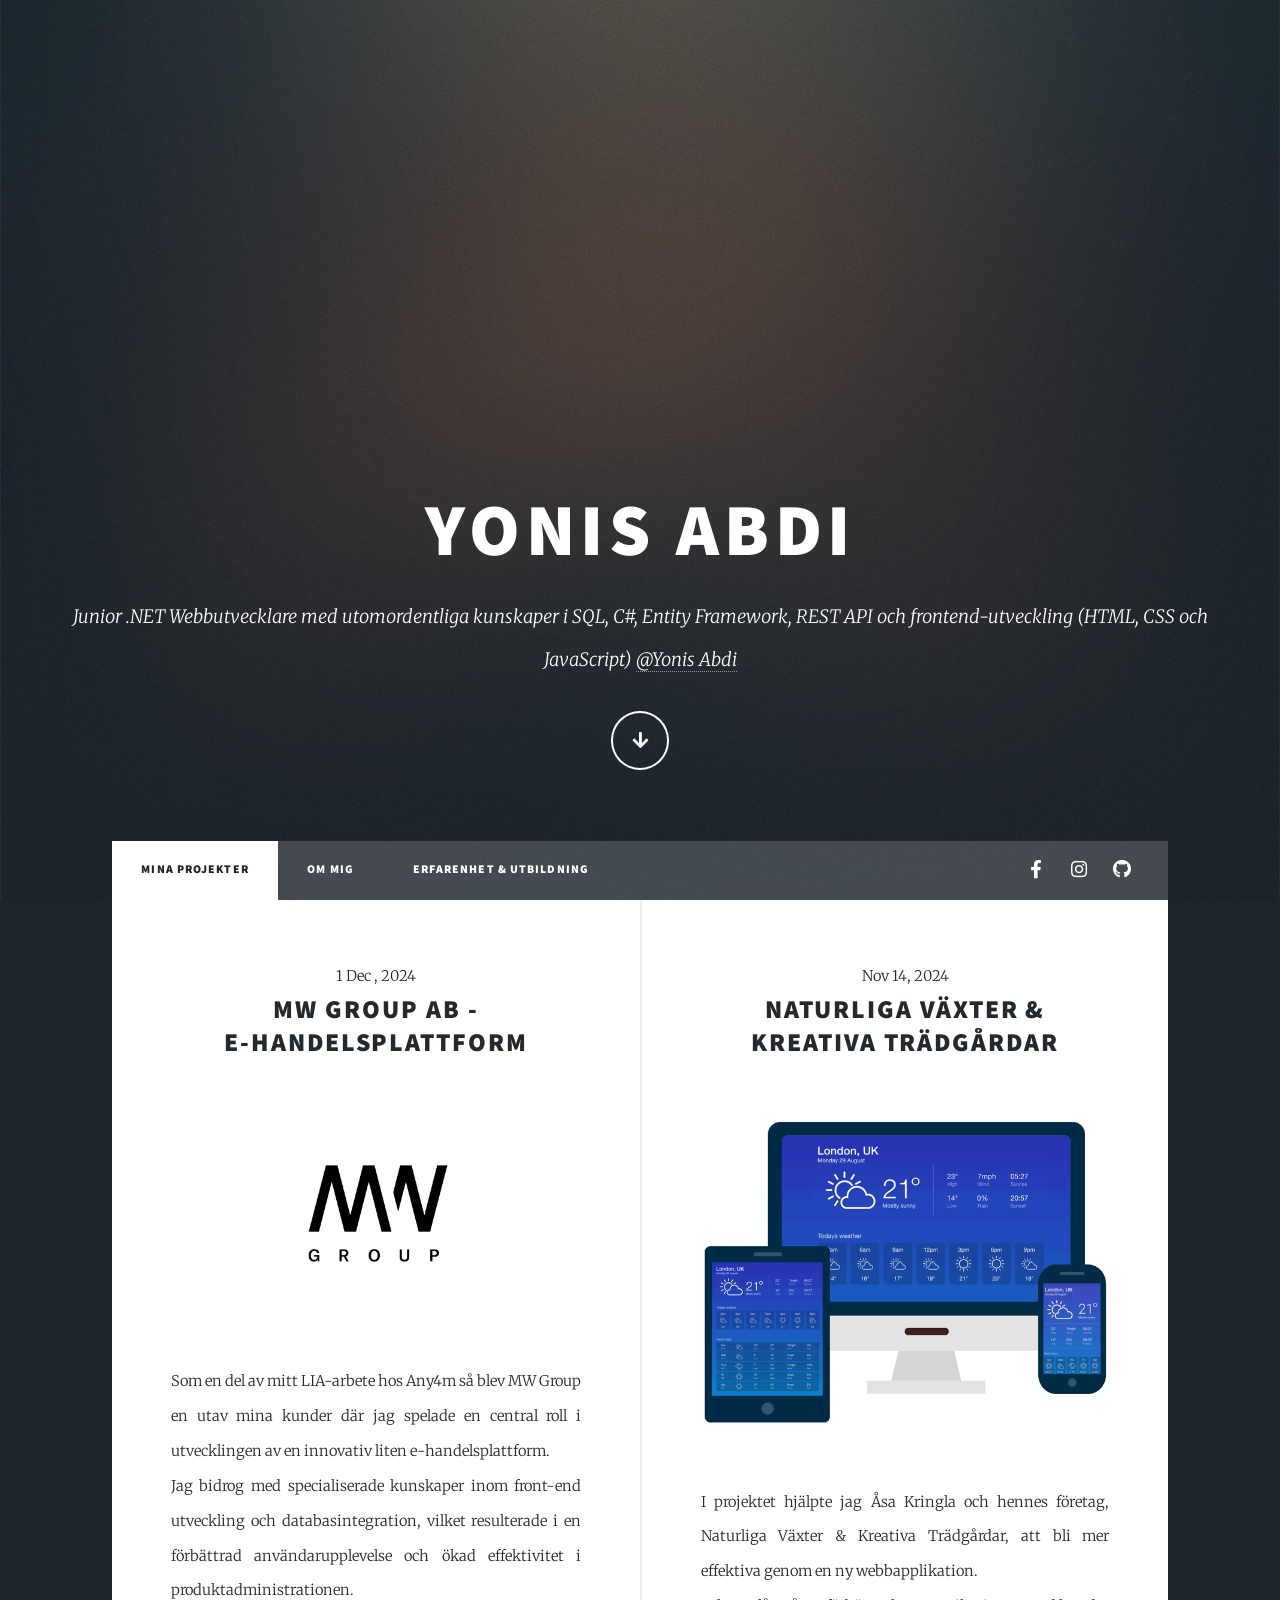
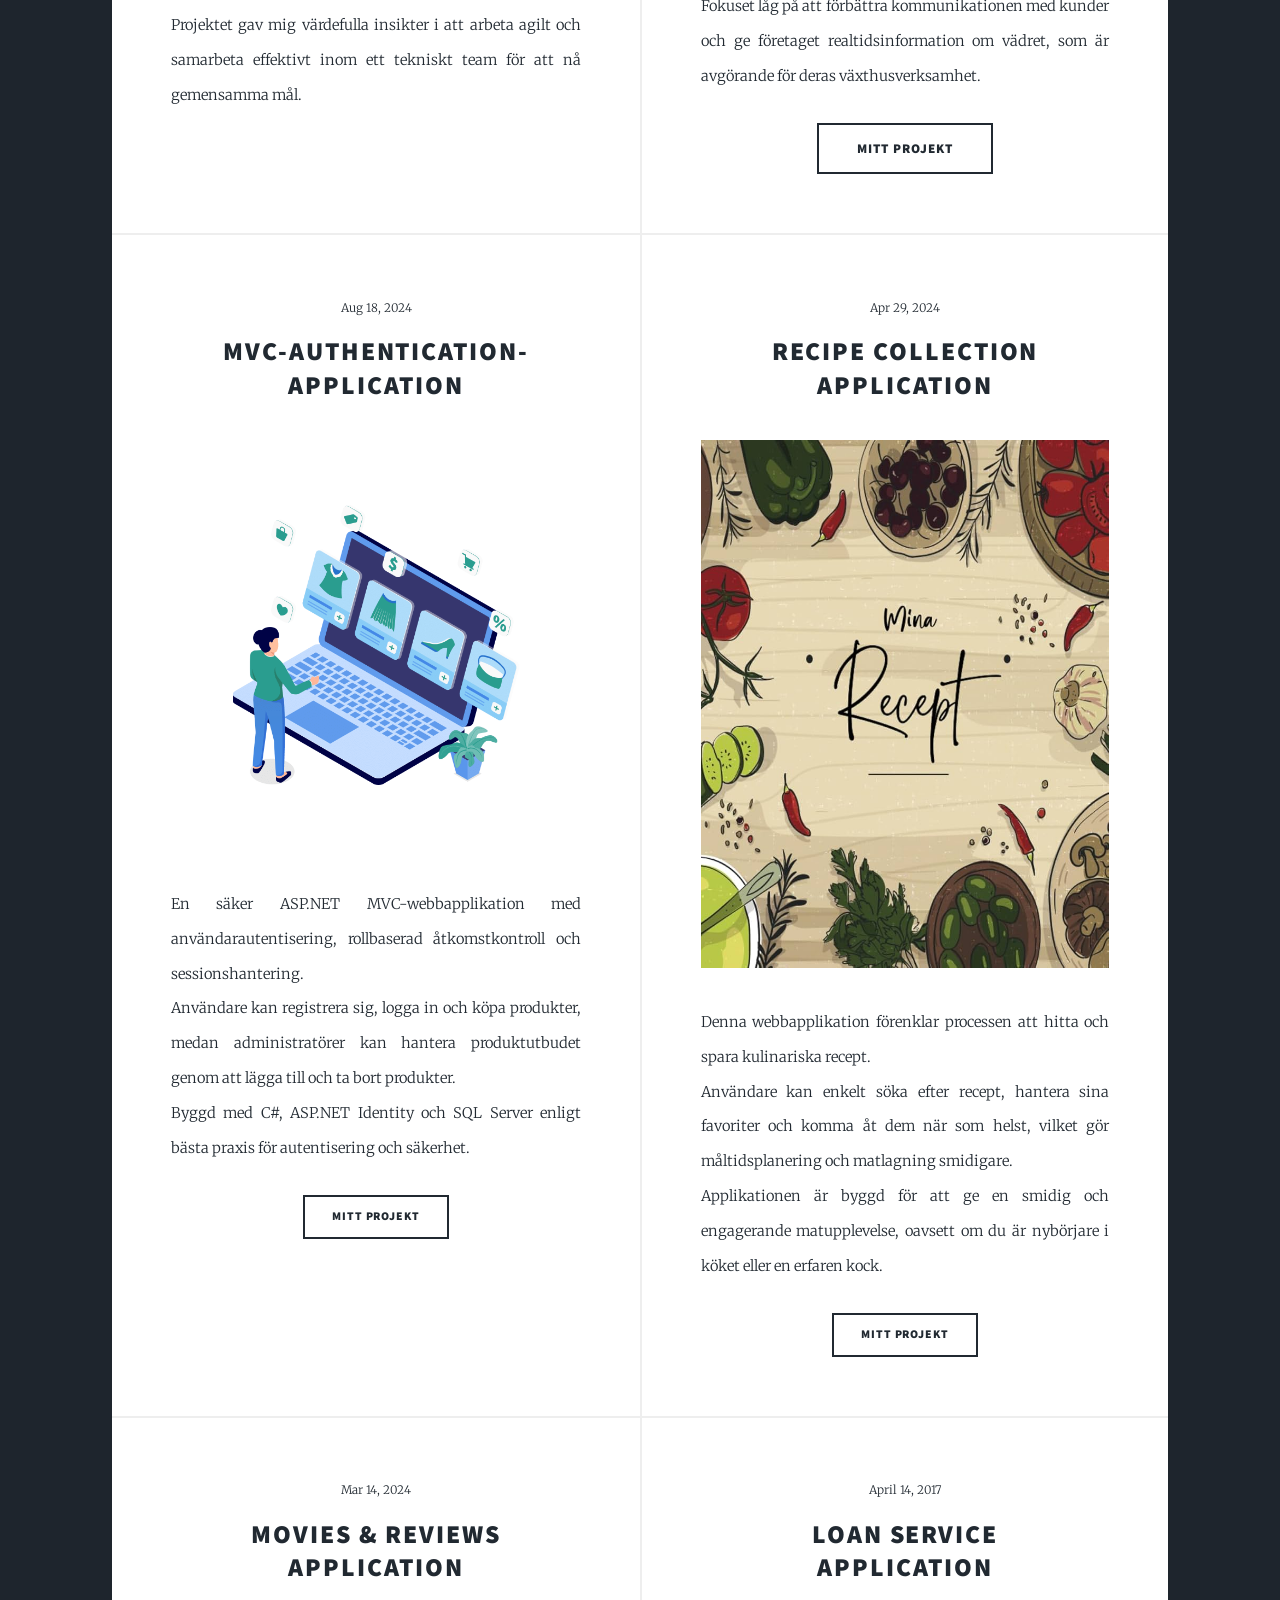
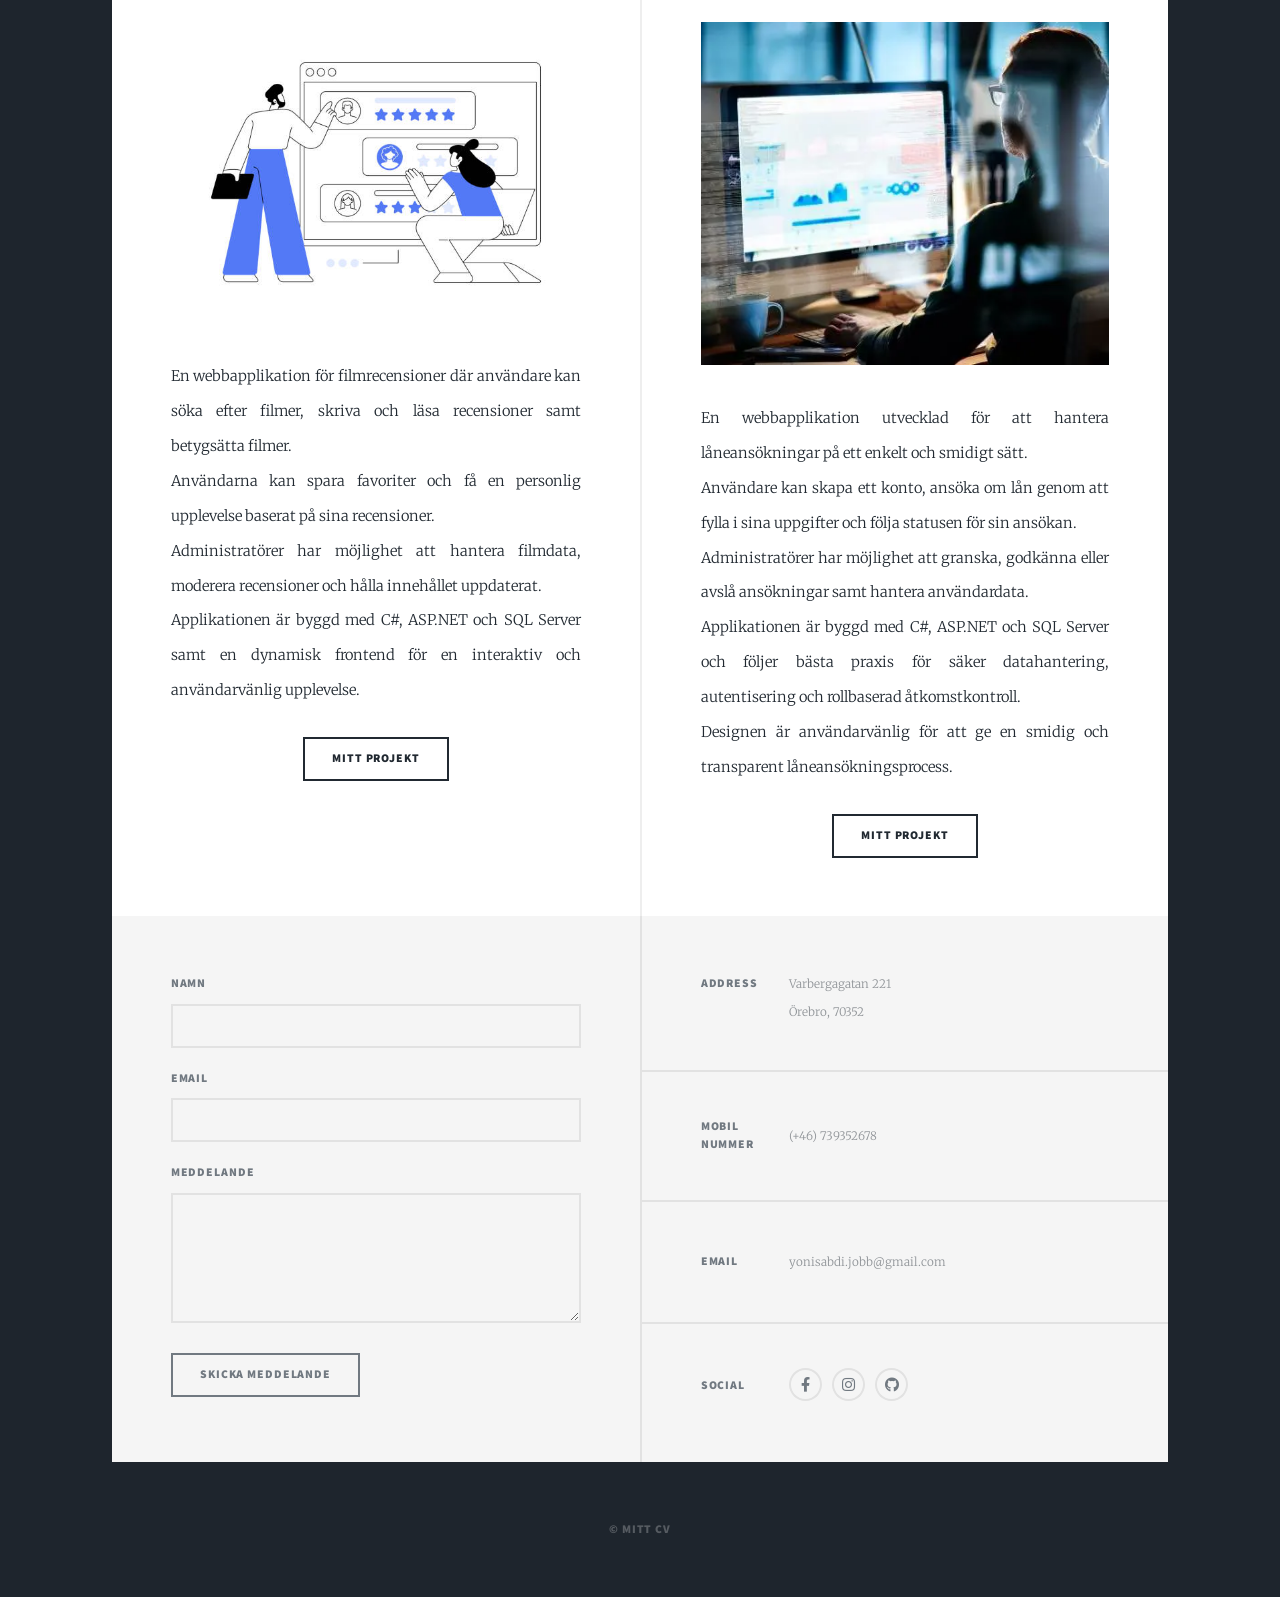
<file: index.html>
<!DOCTYPE HTML>
<!--
	Massively by HTML5 UP
	html5up.net | @ajlkn
	Free for personal and commercial use under the CCA 3.0 license (html5up.net/license)
-->
<html>
	<head>
		<title>CV Portfolio</title>
		<meta charset="utf-8" />
		<meta name="viewport" content="width=device-width, initial-scale=1, user-scalable=no" />
		<link rel="stylesheet" href="assets/css/main.css" />
		<noscript><link rel="stylesheet" href="assets/css/noscript.css" /></noscript>
	</head>
	<body class="is-preload">

		<!-- Wrapper -->
			<div id="wrapper" class="fade-in">

				<!-- Intro -->
					<div id="intro">
						<h1>Yonis Abdi</h1>
						<p> Junior .NET Webbutvecklare med utomordentliga kunskaper i SQL, C#, Entity Framework, REST API och frontend-utveckling (HTML, CSS och JavaScript) <a href="https://www.linkedin.com/in/yonis-abdi-645baa119/" target="_blank">@Yonis Abdi</a></p>
						<ul class="actions">
							<li><a href="#header" class="button icon solid solo fa-arrow-down scrolly">Continue</a></li>
						</ul>
					</div>

				<!-- Header -->
					<header id="header">
						<a href="index.html" class="logo">Introduktion</a>
					</header>

				<!-- Nav -->
					<nav id="nav">
						<ul class="links">
							<li class="active"><a href="index.html">Mina Projekter</a></li>
							<li><a href="Om-Mig.html">Om Mig</a></li>
							<li><a href="utbildning.html">Erfarenhet & Utbildning</a></li>
						</ul>
						<ul class="icons">
							<li><a href="https://www.facebook.com/yonis.abdi.1656/" class="icon brands fa-facebook-f" target="_blank"><span class="label">Facebook</span></a></li>
							<li><a href="https://www.instagram.com/" class="icon brands fa-instagram" target="_blank"><span class="label">Instagram</span></a></li>
							<li><a href="https://github.com/YonisAbdi" class="icon brands fa-github" target="_blank"><span class="label">GitHub</span></a></li>
						</ul>
					</nav>

				<!-- Main -->
					<div id="main">
						
						<section class="posts">
						<!-- Featured Post -->
						<article class="post">
							<span class="date">1 Dec , 2024</span>
							<h2>MW GROUP AB -<br /> E-handelsplattform</h2>
							<img src="./images/5stENBEQ.png" alt="MW Group" class="image fit" /></a>
							<p>Som en del av mitt LIA-arbete hos Any4m så blev MW Group  en utav mina kunder där jag spelade en central roll i utvecklingen av en innovativ liten e-handelsplattform.<br/>
								Jag bidrog med specialiserade kunskaper inom front-end utveckling och databasintegration, vilket resulterade i en förbättrad användarupplevelse och ökad effektivitet i produktadministrationen.<br/>
								Projektet gav mig värdefulla insikter i att arbeta agilt och samarbeta effektivt inom ett tekniskt team för att nå gemensamma mål.</p>
					</article>
							<article class="post">
									<span class="date">Nov 14, 2024</span>
									<h2>Naturliga Växter &<br /> Kreativa Trädgårdar</h2>
									<img src="./images/weather app.png" alt="Naturliga Växter & Kreativa Trädgårdar" class="image main" /></a>
									<p>I projektet hjälpte jag Åsa Kringla och hennes företag, Naturliga Växter & Kreativa Trädgårdar, att bli mer effektiva genom en ny webbapplikation.<br/>
										Fokuset låg på att förbättra kommunikationen med kunder och ge företaget realtidsinformation om vädret, som är avgörande för deras växthusverksamhet.</p>
								<ul class="actions special">
									<li><a href="https://github.com/YonisAbdi/Realtidskommunikation-Projekt" class="button large" target="_blank">Mitt Projekt</a></li>
								</ul>
							</article>

								<article>
									<header>
										<span class="date">Aug 18, 2024</span>
										<h2>MVC-Authentication-Application<br /></h2>
									</header>
									<img src="images/pma-featured-image-customize-woocommerce-product-page.png" alt=""class="image fit" />
									<p>En säker ASP.NET MVC-webbapplikation med användarautentisering, rollbaserad åtkomstkontroll och sessionshantering.<br/> Användare kan registrera sig, logga in och köpa produkter, medan administratörer kan hantera produktutbudet genom att lägga till och ta bort produkter.<br/> Byggd med C#, ASP.NET Identity och SQL Server enligt bästa praxis för autentisering och säkerhet.</p>
									<ul class="actions special">
										<li><a href="https://github.com/YonisAbdi/MVC-Authentication-Application" class="button" target="_blank">Mitt Projekt</a></li>
									</ul>
								</article>
								<article>
									<header>
										<span class="date">Apr 29, 2024</span>
										<h2>Recipe Collection Application</h2>
									</header>
									<img src="images/71+pczVQ7lL._AC_UF1000,1000_QL80_.jpg" alt="" class="image fit"/></a>
									<p>Denna webbapplikation förenklar processen att hitta och spara kulinariska recept.<br/> Användare kan enkelt söka efter recept, hantera sina favoriter och komma åt dem när som helst, vilket gör måltidsplanering och matlagning smidigare. <br/> Applikationen är byggd för att ge en smidig och engagerande matupplevelse, oavsett om du är nybörjare i köket eller en erfaren kock.</p>
									<ul class="actions special">
										<li><a href="https://github.com/YonisAbdi/ReceptSamling" class="button" target="_blank">Mitt Projekt</a></li>
									</ul>
								</article>
								<article>
									<header>
										<span class="date">Mar 14, 2024</span>
										<h2>Movies & Reviews Application</h2>
									</header>
									<img src="images/istockphoto-1427693789-612x612.jpg" alt="" class="image fit"/></a>
									<p>En webbapplikation för filmrecensioner där användare kan söka efter filmer, skriva och läsa recensioner samt betygsätta filmer.<br/> Användarna kan spara favoriter och få en personlig upplevelse baserat på sina recensioner. <br/>Administratörer har möjlighet att hantera filmdata, moderera recensioner och hålla innehållet uppdaterat. <br/> Applikationen är byggd med C#, ASP.NET och SQL Server samt en dynamisk frontend för en interaktiv och användarvänlig upplevelse.</p>
									<ul class="actions special">
										<li><a href="https://github.com/YonisAbdi/Movies-Reviews-Application" class="button" target="_blank">Mitt Projekt</a></li>
									</ul>
								</article>
								<article>
									<header>
										<span class="date">April 14, 2017</span>
										<h2>Loan Service<br/>Application</h2>
									</header>
									<img src="images/product-sheet-beneficial-owner-microservice_page_2_image_0001.webp" alt="" class="image fit"/></a>
									<p>En webbapplikation utvecklad för att hantera låneansökningar på ett enkelt och smidigt sätt. <br/>Användare kan skapa ett konto, ansöka om lån genom att fylla i sina uppgifter och följa statusen för sin ansökan. <br/>Administratörer har möjlighet att granska, godkänna eller avslå ansökningar samt hantera användardata.<br/> Applikationen är byggd med C#, ASP.NET och SQL Server och följer bästa praxis för säker datahantering, autentisering och rollbaserad åtkomstkontroll.<br/> Designen är användarvänlig för att ge en smidig och transparent låneansökningsprocess.</p>
									<ul class="actions special">
										<li><a href="https://github.com/YonisAbdi/LoanApplication" class="button" target="_blank">Mitt Projekt</a></li>
									</ul>
								</article>
							</section>

					</div>

				<!-- Footer -->
					<footer id="footer">
						<section>
							<form method="POST" action="https://formsubmit.co/8cda33468d71019674168db7c6fff9d0" target="_blank">
								<input type="hidden" name="_subject" value="Nytt meddelande från rekryterare!">
								<input type="hidden" name="_captcha" value="true">
								<div class="fields">
									<div class="field">
										<label for="name">Namn</label>
										<input type="text" name="name" id="name" required />
									</div>
									<div class="field">
										<label for="email">Email</label>
										<input type="email" name="email" id="email" required />
									</div>
									<div class="field">
										<label for="message">Meddelande</label>
										<textarea name="message" id="message" rows="3" required></textarea>
									</div>
								</div>
								<ul class="actions">
									<li><input type="submit" value="Skicka Meddelande" /></li>
								</ul>
							</form>							
						</section>
						<section class="split contact">
							<section class="alt">
								<h3>Address</h3>
								<p>Varbergagatan 221<br />
								Örebro, 70352</p>
							</section>
							<section>
								<h3>Mobil nummer</h3>
								<p>(+46) 739352678</p>
							</section>
							<section>
								<h3>Email</h3>
								<p>yonisabdi.jobb@gmail.com</p>
							</section>
							<section>
								<h3>Social</h3>
								<ul class="icons alt">
									<li><a href="https://www.facebook.com/yonis.abdi.1656/" class="icon brands alt fa-facebook-f" target="_blank"><span class="label">Facebook</span></a></li>
									<li><a href="https://www.instagram.com/" class="icon brands alt fa-instagram" target="_blank"><span class="label">Instagram</span></a></li>
									<li><a href="https://github.com/YonisAbdi" class="icon brands alt fa-github" target="_blank"><span class="label">GitHub</span></a></li>
								</ul>
							</section>
						</section>
					</footer>

				<!-- Copyright -->
				<div id="copyright">
					<ul><li>&copy; Mitt CV</li></ul>
				</div>

			</div>

		<!-- Scripts -->
			<script src="assets/js/jquery.min.js"></script>
			<script src="assets/js/jquery.scrollex.min.js"></script>
			<script src="assets/js/jquery.scrolly.min.js"></script>
			<script src="assets/js/browser.min.js"></script>
			<script src="assets/js/breakpoints.min.js"></script>
			<script src="assets/js/util.js"></script>
			<script src="assets/js/main.js"></script>

	</body>
</html>
</file>
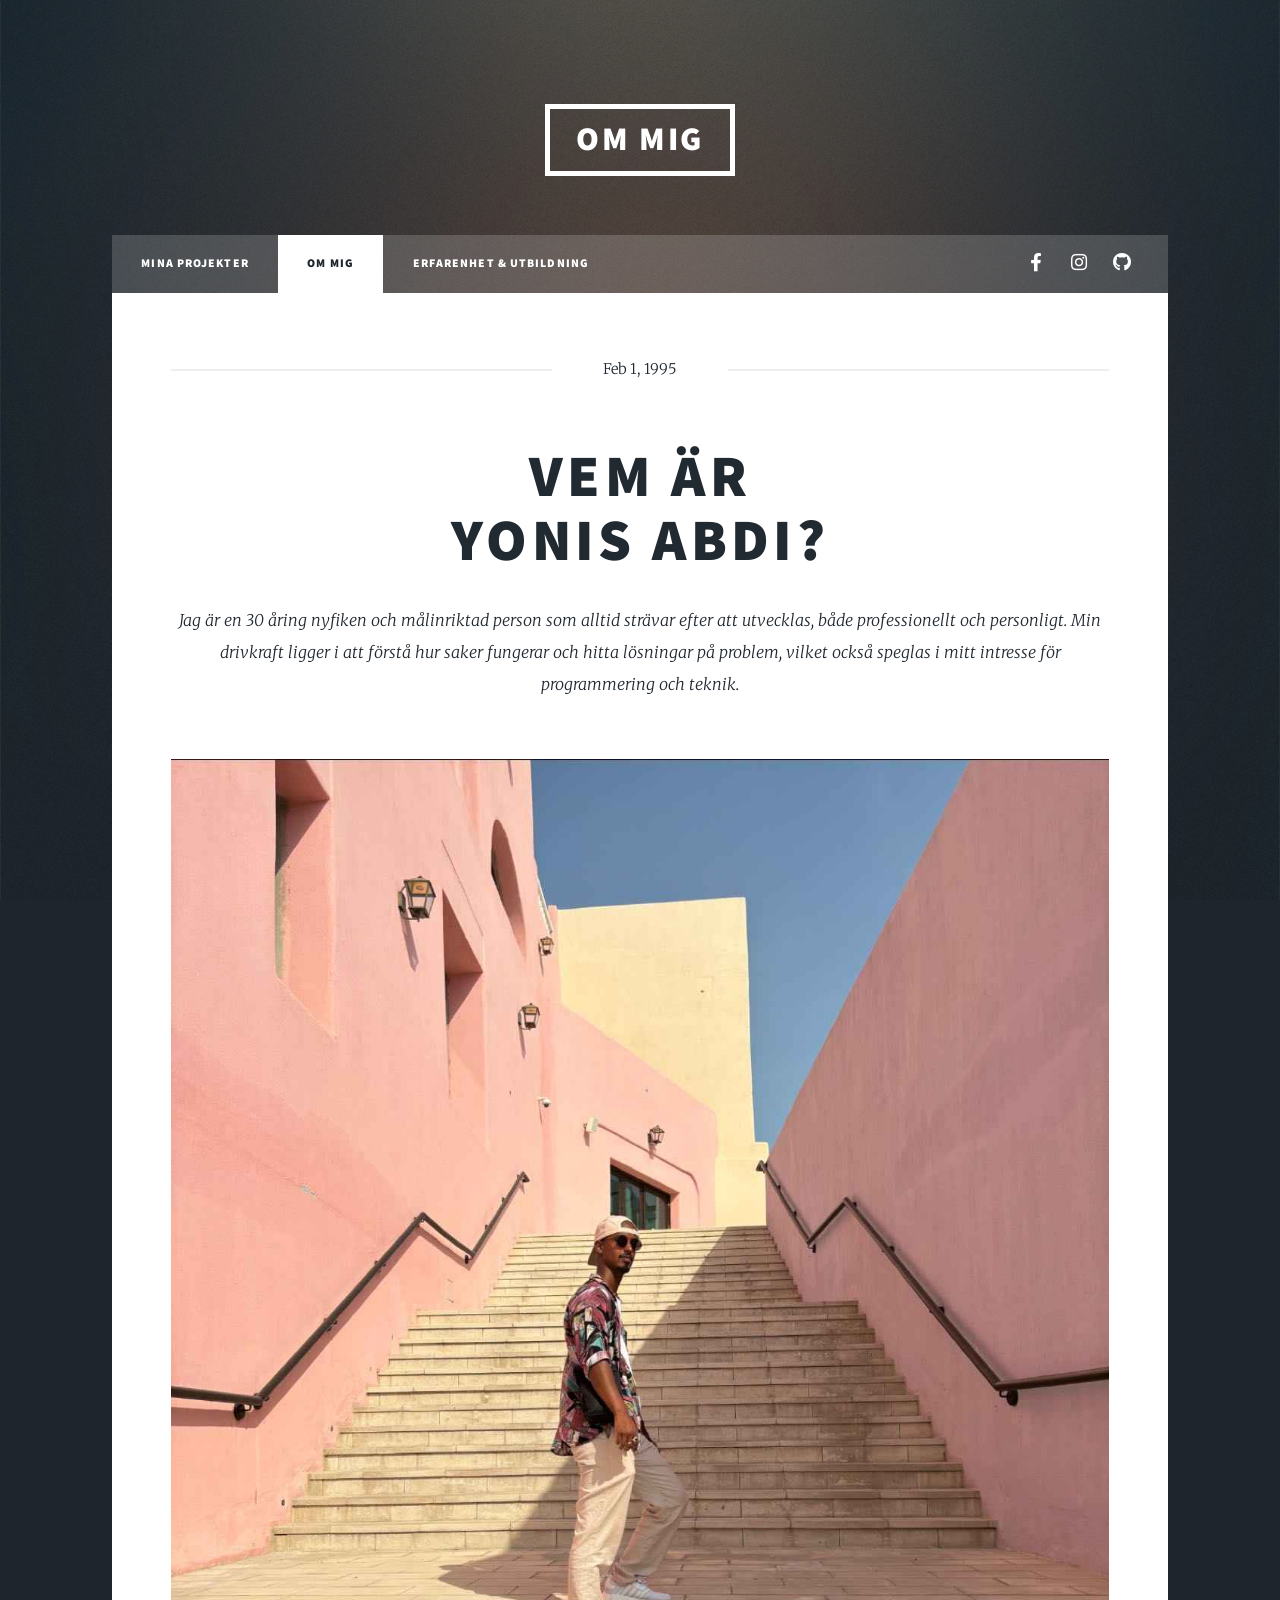
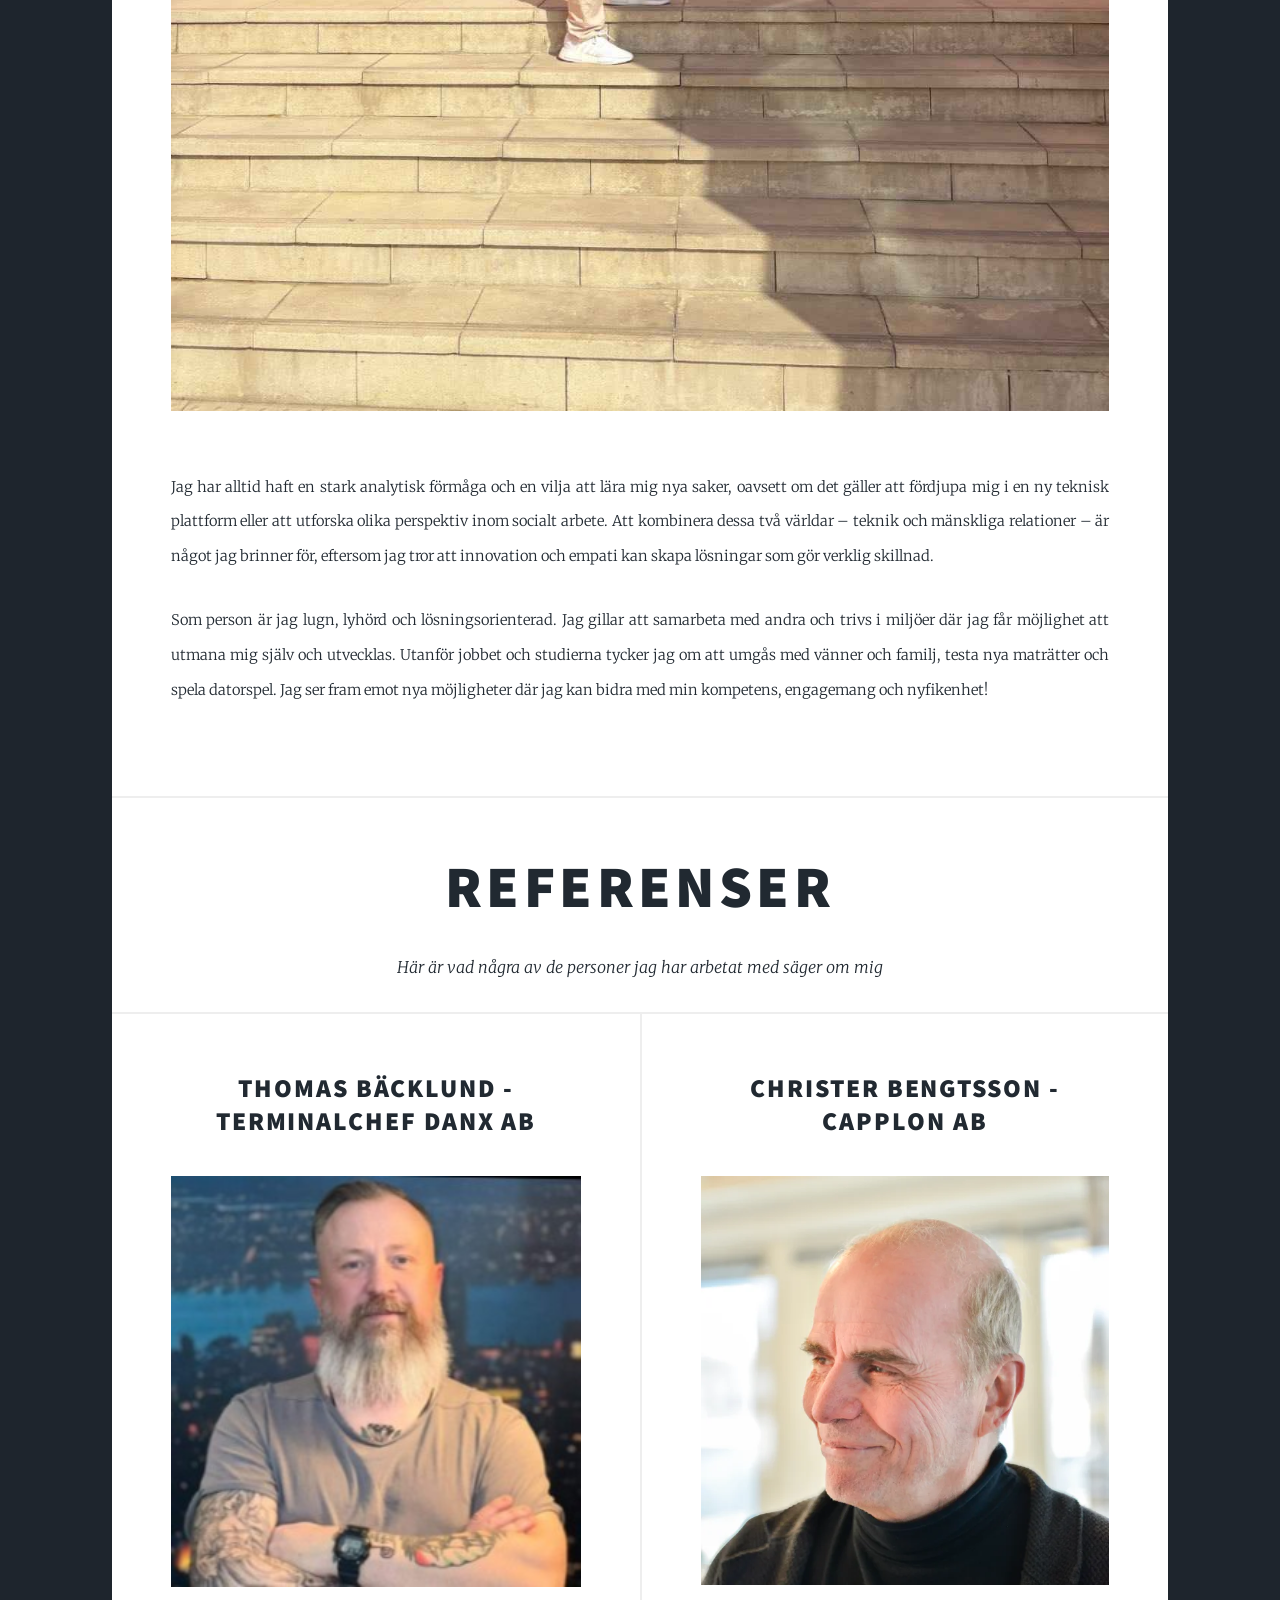
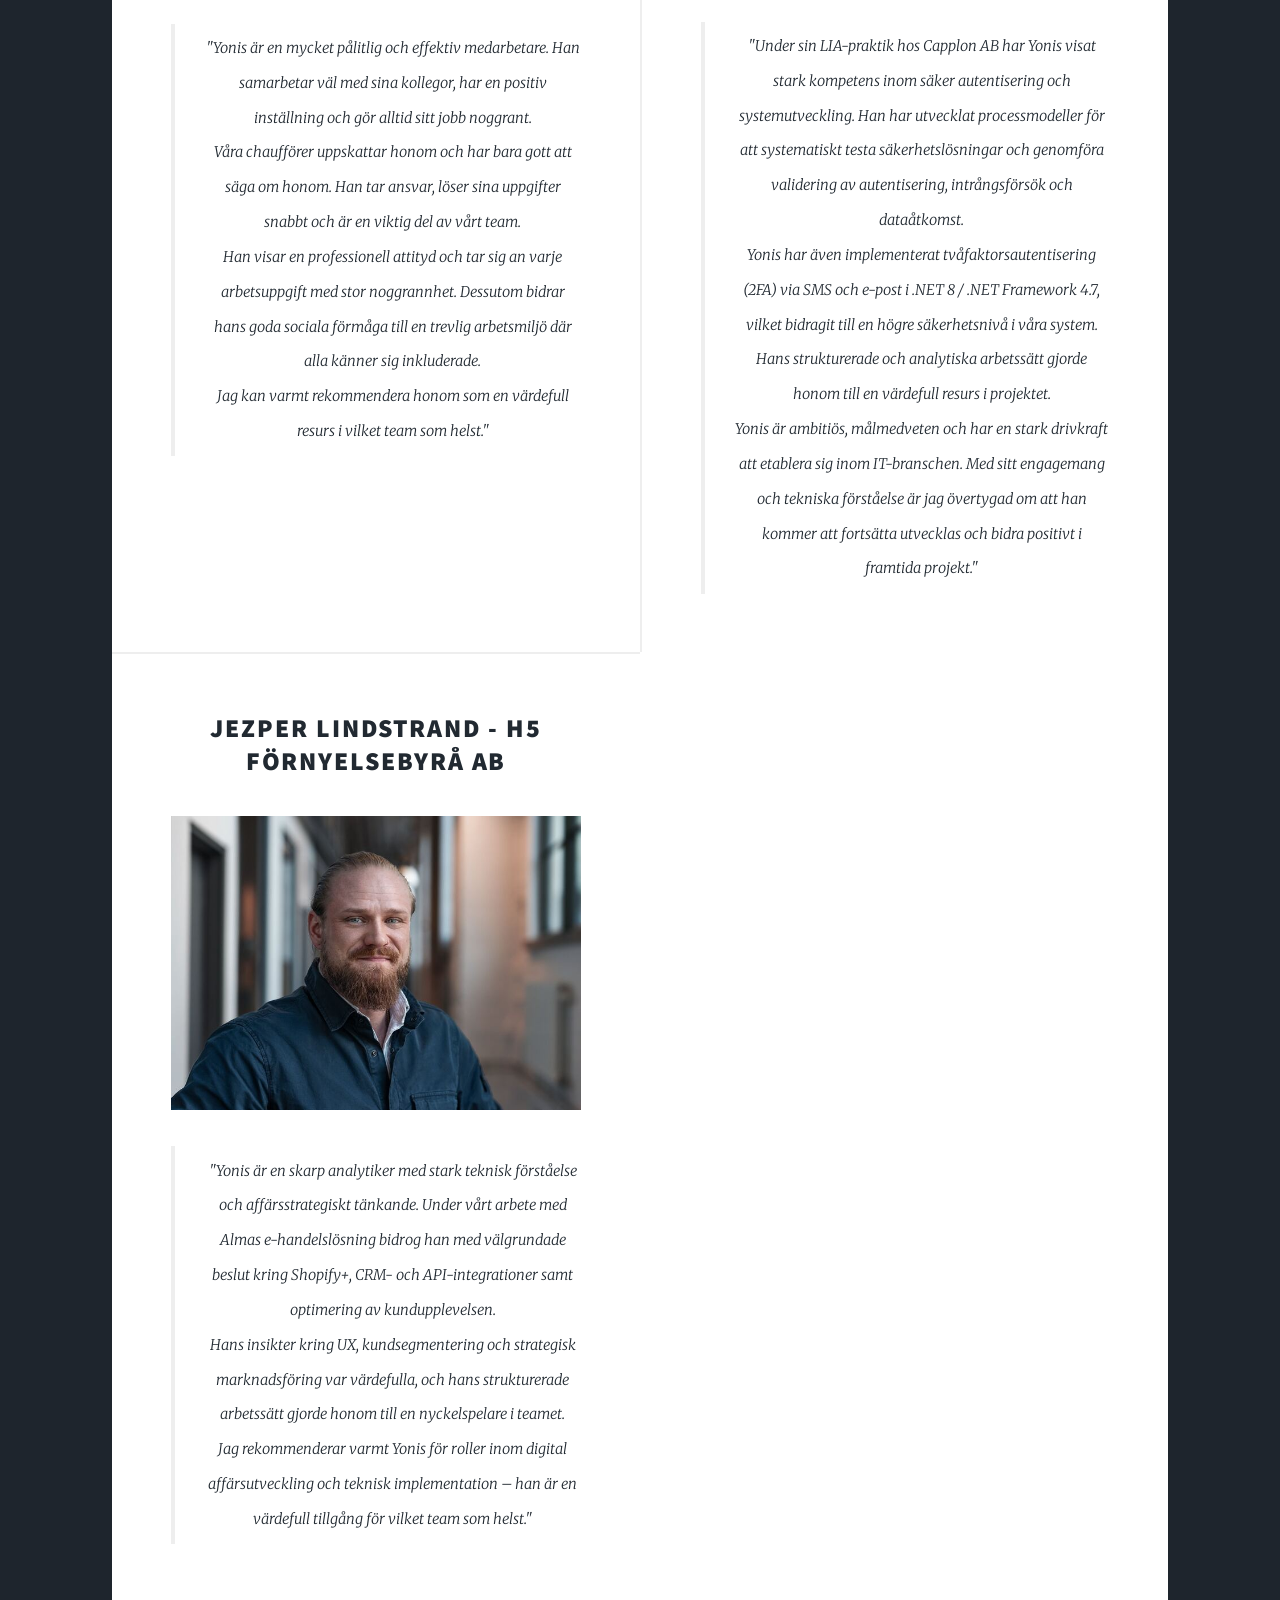
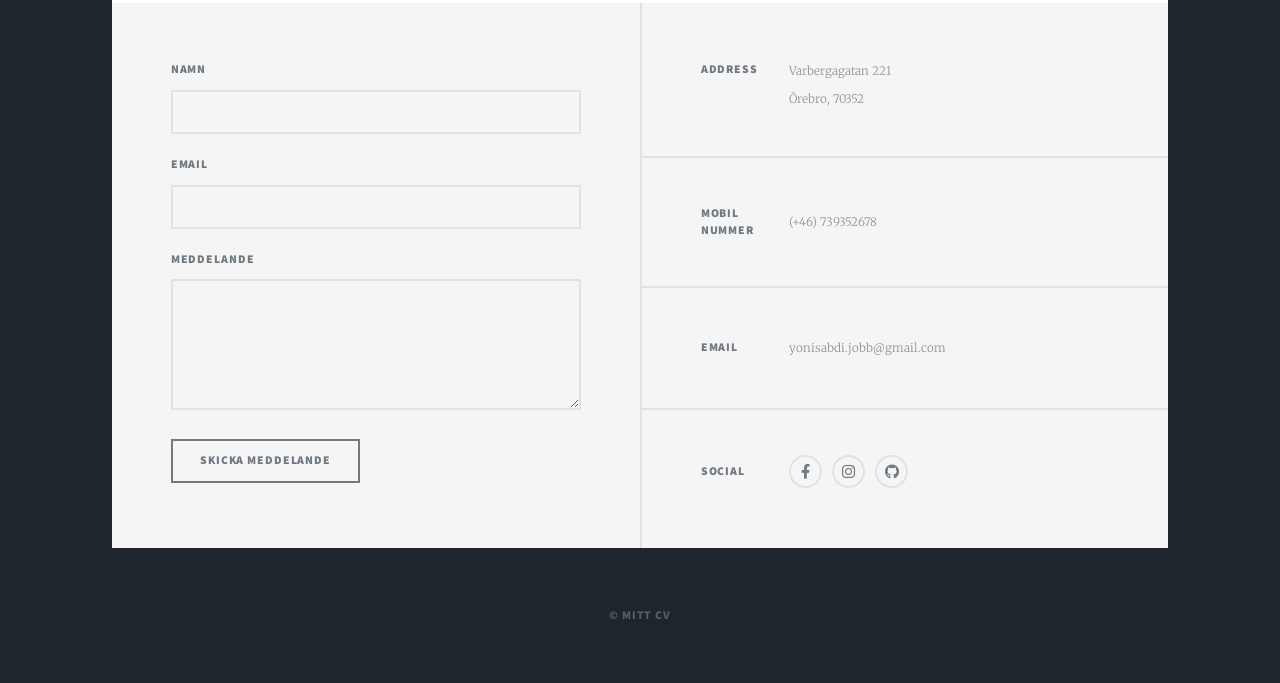
<file: Om-Mig.html>
<!DOCTYPE HTML>
<!--
	Massively by HTML5 UP
	html5up.net | @ajlkn
	Free for personal and commercial use under the CCA 3.0 license (html5up.net/license)
-->
<html>
	<head>
		<title>Om Mig</title>
		<meta charset="utf-8" />
		<meta name="viewport" content="width=device-width, initial-scale=1, user-scalable=no" />
		<link rel="stylesheet" href="assets/css/main.css" />
		<noscript><link rel="stylesheet" href="assets/css/noscript.css" /></noscript>
	</head>
	<body class="is-preload">

		<!-- Wrapper -->
			<div id="wrapper">

				<!-- Header -->
					<header id="header">
						<a href="index.html" class="logo">Om Mig</a>
					</header>

				<!-- Nav -->
					<nav id="nav">
						<ul class="links">
							<li><a href="index.html">Mina Projekter</a></li>
							<li class="active"><a href="Om-Mig.html">Om Mig</a></li>
							<li><a href="utbildning.html">Erfarenhet & Utbildning</a></li>
						</ul>
						<ul class="icons">
							<li><a href="https://www.facebook.com/yonis.abdi.1656/" class="icon brands fa-facebook-f" target="_blank"><span class="label">Facebook</span></a></li>
							<li><a href="https://www.instagram.com/" class="icon brands fa-instagram" target="_blank"><span class="label">Instagram</span></a></li>
							<li><a href="https://github.com/YonisAbdi" class="icon brands fa-github" target="_blank"><span class="label">GitHub</span></a></li>
						</ul>
					</nav>

				<!-- Main -->
					<div id="main">

						<!-- Post -->
							<section class="post">
								<header class="major">
									<span class="date">Feb 1, 1995</span>
									<h1>Vem är <br/> Yonis Abdi?</h1>
									<p>Jag är en 30 åring nyfiken och målinriktad person som alltid strävar efter att utvecklas, både professionellt och personligt. Min drivkraft ligger i att förstå hur saker fungerar och hitta lösningar på problem, vilket också speglas i mitt intresse för programmering och teknik.</p>
								</header>
								<div class="image main"><img src="images/Profil.jpg" alt="" /></div>
								<p>Jag har alltid haft en stark analytisk förmåga och en vilja att lära mig nya saker, oavsett om det gäller att fördjupa mig i en ny teknisk plattform eller att utforska olika perspektiv inom socialt arbete. Att kombinera dessa två världar – teknik och mänskliga relationer – är något jag brinner för, eftersom jag tror att innovation och empati kan skapa lösningar som gör verklig skillnad.</p>
								<p>Som person är jag lugn, lyhörd och lösningsorienterad. Jag gillar att samarbeta med andra och trivs i miljöer där jag får möjlighet att utmana mig själv och utvecklas. Utanför jobbet och studierna tycker jag om att umgås med vänner och familj, testa nya maträtter och spela datorspel. Jag ser fram emot nya möjligheter där jag kan bidra med min kompetens, engagemang och nyfikenhet!</p>
							</section>

							<header class="major">
								<h1>Referenser</h1>
								<p>Här är vad några av de personer jag har arbetat med säger om mig</p>
							</header>
							<section class="posts">
								<article>
									<header>
										<h2>Thomas Bäcklund - TerminalChef Danx AB</h2>
									</header>
									<img src="images/1666332602185.jpg" alt="" class="image fit"/></a>
									<blockquote>"Yonis är en mycket pålitlig och effektiv medarbetare. Han samarbetar väl med sina kollegor, har en positiv inställning och gör alltid sitt jobb noggrant.<br/> Våra chaufförer uppskattar honom och har bara gott att säga om honom. Han tar ansvar, löser sina uppgifter snabbt och är en viktig del av vårt team. 
										<br/>Han visar en professionell attityd och tar sig an varje arbetsuppgift med stor noggrannhet. Dessutom bidrar hans goda sociala förmåga till en trevlig arbetsmiljö där alla känner sig inkluderade.<br/> Jag kan varmt rekommendera honom som en värdefull resurs i vilket team som helst."</blockquote>
								</article>
								<article>
									<header>
										<h2>Christer Bengtsson - Capplon AB</h2>
									</header>
									<img src="images/christer-bengtsson.webp" alt="" class="image fit"/></a>
									<blockquote>"Under sin LIA-praktik hos Capplon AB har Yonis visat stark kompetens inom säker autentisering och systemutveckling. Han har utvecklat processmodeller för att systematiskt testa säkerhetslösningar och genomföra validering av autentisering, intrångsförsök och dataåtkomst.<br/>
										Yonis har även implementerat tvåfaktorsautentisering (2FA) via SMS och e-post i .NET 8 / .NET Framework 4.7, vilket bidragit till en högre säkerhetsnivå i våra system. Hans strukturerade och analytiska arbetssätt gjorde honom till en värdefull resurs i projektet.<br/>
										Yonis är ambitiös, målmedveten och har en stark drivkraft att etablera sig inom IT-branschen. Med sitt engagemang och tekniska förståelse är jag övertygad om att han kommer att fortsätta utvecklas och bidra positivt i framtida projekt."</blockquote>
								</article>
								<article>
									<header>
										<h2>Jezper lindstrand - H5 Förnyelsebyrå AB</h2>
									</header>
									<img src="images/jezper.png" alt="" class="image fit"/></a>
									<blockquote>"Yonis är en skarp analytiker med stark teknisk förståelse och affärsstrategiskt tänkande. Under vårt arbete med Almas e-handelslösning bidrog han med välgrundade beslut kring Shopify+, CRM- och API-integrationer samt optimering av kundupplevelsen.<br/>
										Hans insikter kring UX, kundsegmentering och strategisk marknadsföring var värdefulla, och hans strukturerade arbetssätt gjorde honom till en nyckelspelare i teamet.<br/>
										Jag rekommenderar varmt Yonis för roller inom digital affärsutveckling och teknisk implementation – han är en värdefull tillgång för vilket team som helst."</blockquote>
								</article>
							</section>

					</div>

				<!-- Footer -->
				<footer id="footer">
					<section>
						<form method="POST" action="https://formsubmit.co/yonisabdi.jobb@gmail.com">
							<input type="hidden" name="_subject" value="Nytt meddelande från rekryterare!">
							<input type="hidden" name="_captcha" value="true">
							<div class="fields">
								<div class="field">
									<label for="name">Namn</label>
									<input type="text" name="name" id="name" required />
								</div>
								<div class="field">
									<label for="email">Email</label>
									<input type="email" name="email" id="email" required />
								</div>
								<div class="field">
									<label for="message">Meddelande</label>
									<textarea name="message" id="message" rows="3" required></textarea>
								</div>
							</div>
							<ul class="actions">
								<li><input type="submit" value="Skicka Meddelande" /></li>
							</ul>
						</form>							
					</section>
					<section class="split contact">
						<section class="alt">
							<h3>Address</h3>
							<p>Varbergagatan 221<br />
							Örebro, 70352</p>
						</section>
						<section>
							<h3>Mobil nummer</h3>
							<p>(+46) 739352678</p>
						</section>
						<section>
							<h3>Email</h3>
							<p>yonisabdi.jobb@gmail.com</p>
						</section>
						<section>
							<h3>Social</h3>
							<ul class="icons alt">
								<li><a href="https://www.facebook.com/yonis.abdi.1656/" class="icon brands alt fa-facebook-f" target="_blank"><span class="label">Facebook</span></a></li>
								<li><a href="https://www.instagram.com/" class="icon brands alt fa-instagram" target="_blank"><span class="label">Instagram</span></a></li>
								<li><a href="https://github.com/YonisAbdi" class="icon brands alt fa-github" target="_blank"><span class="label">GitHub</span></a></li>
							</ul>
						</section>
					</section>
				</footer>

				<!-- Copyright -->
					<div id="copyright">
						<ul><li>&copy; Mitt CV</li></li></ul>
					</div>

			</div>

		<!-- Scripts -->
		<script src="assets/js/jquery.min.js"></script>
		<script src="assets/js/jquery.scrollex.min.js"></script>
		<script src="assets/js/jquery.scrolly.min.js"></script>
		<script src="assets/js/browser.min.js"></script>
		<script src="assets/js/breakpoints.min.js"></script>
		<script src="assets/js/util.js"></script>
		<script src="assets/js/main.js"></script>

	</body>
</html>
</file>
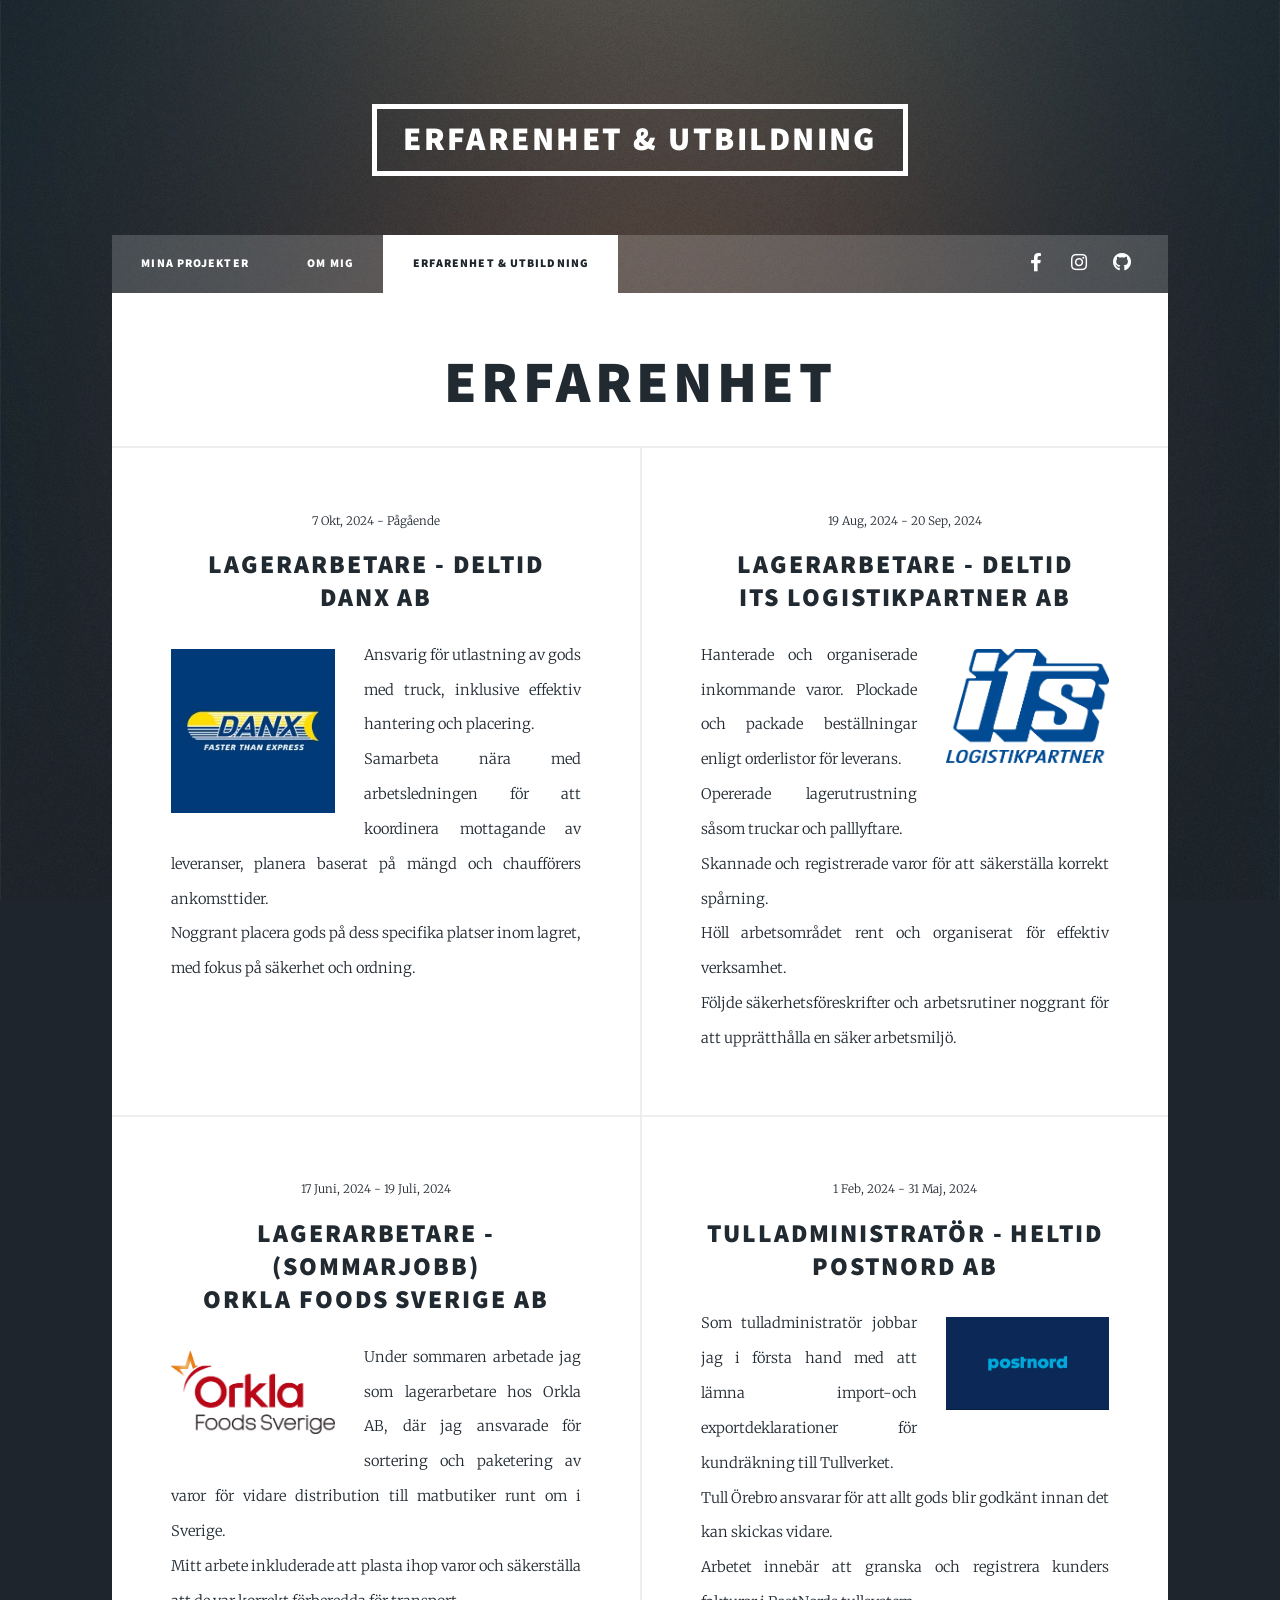
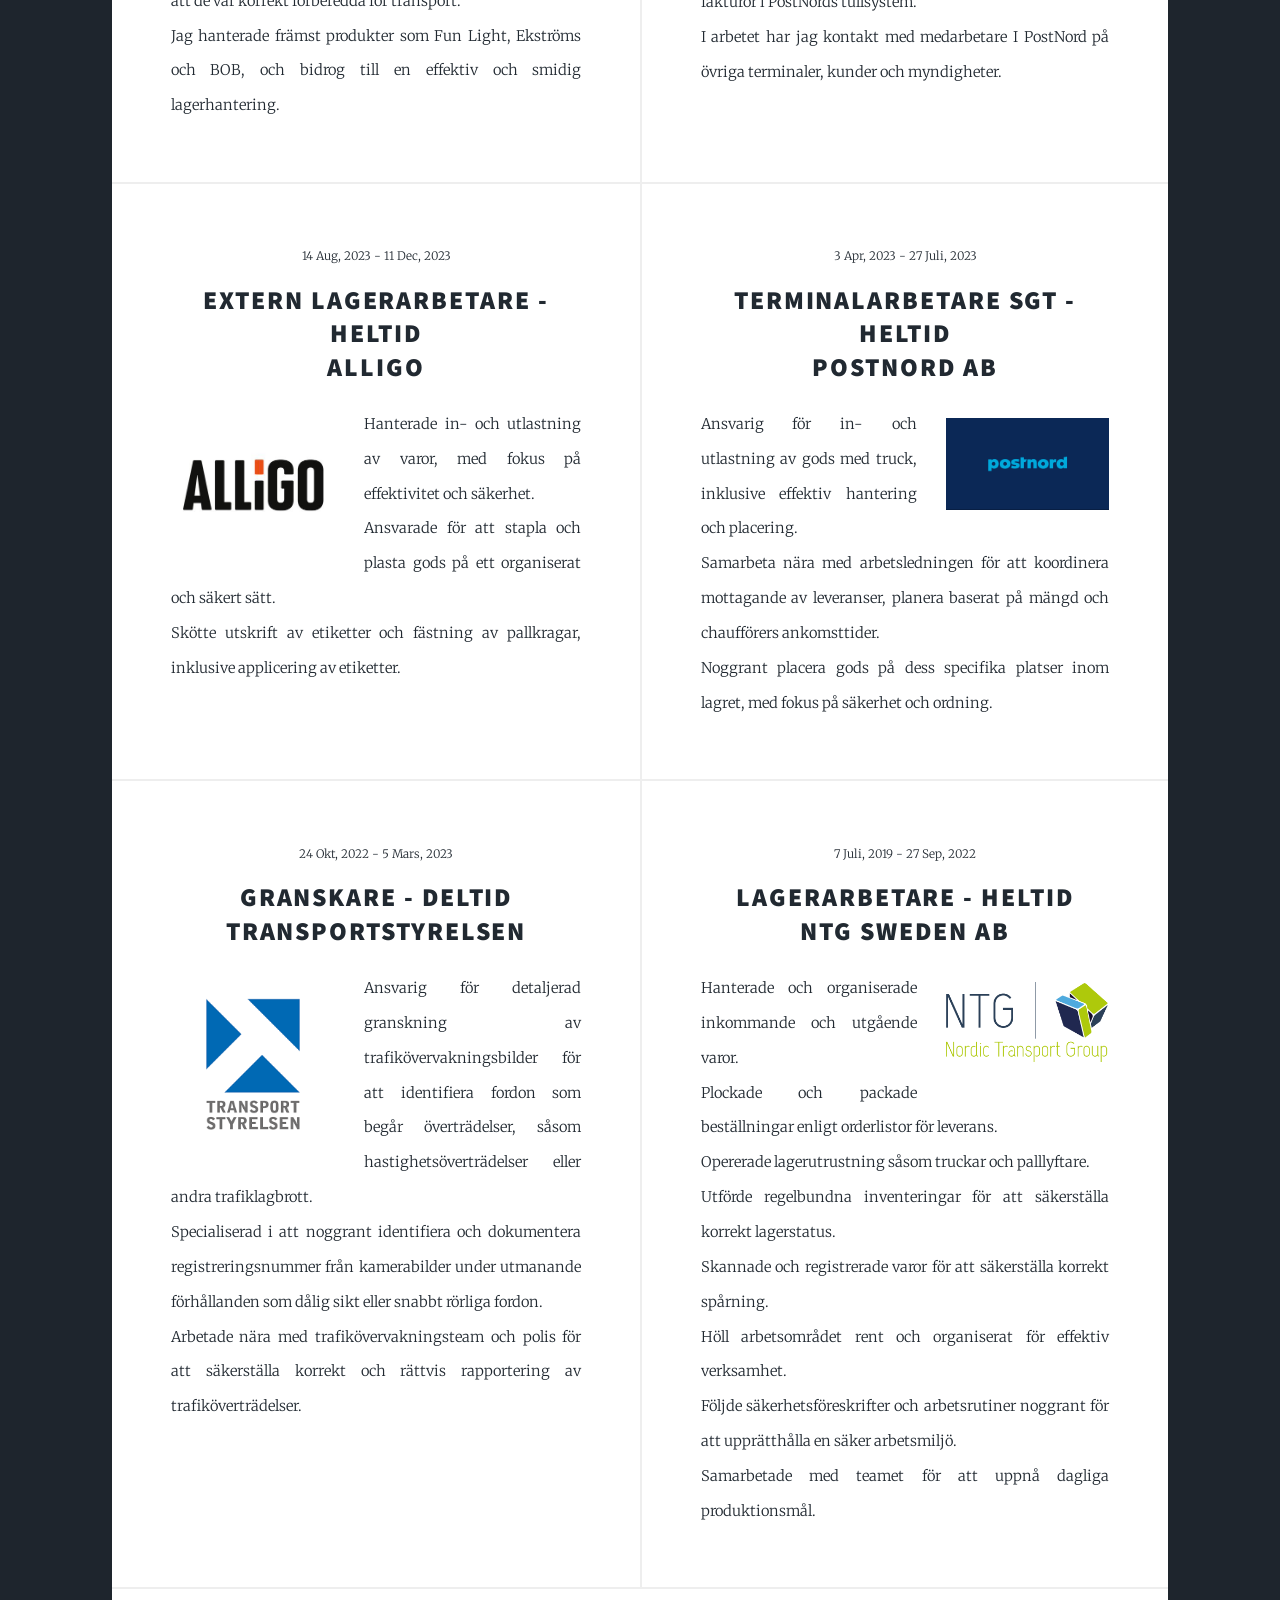
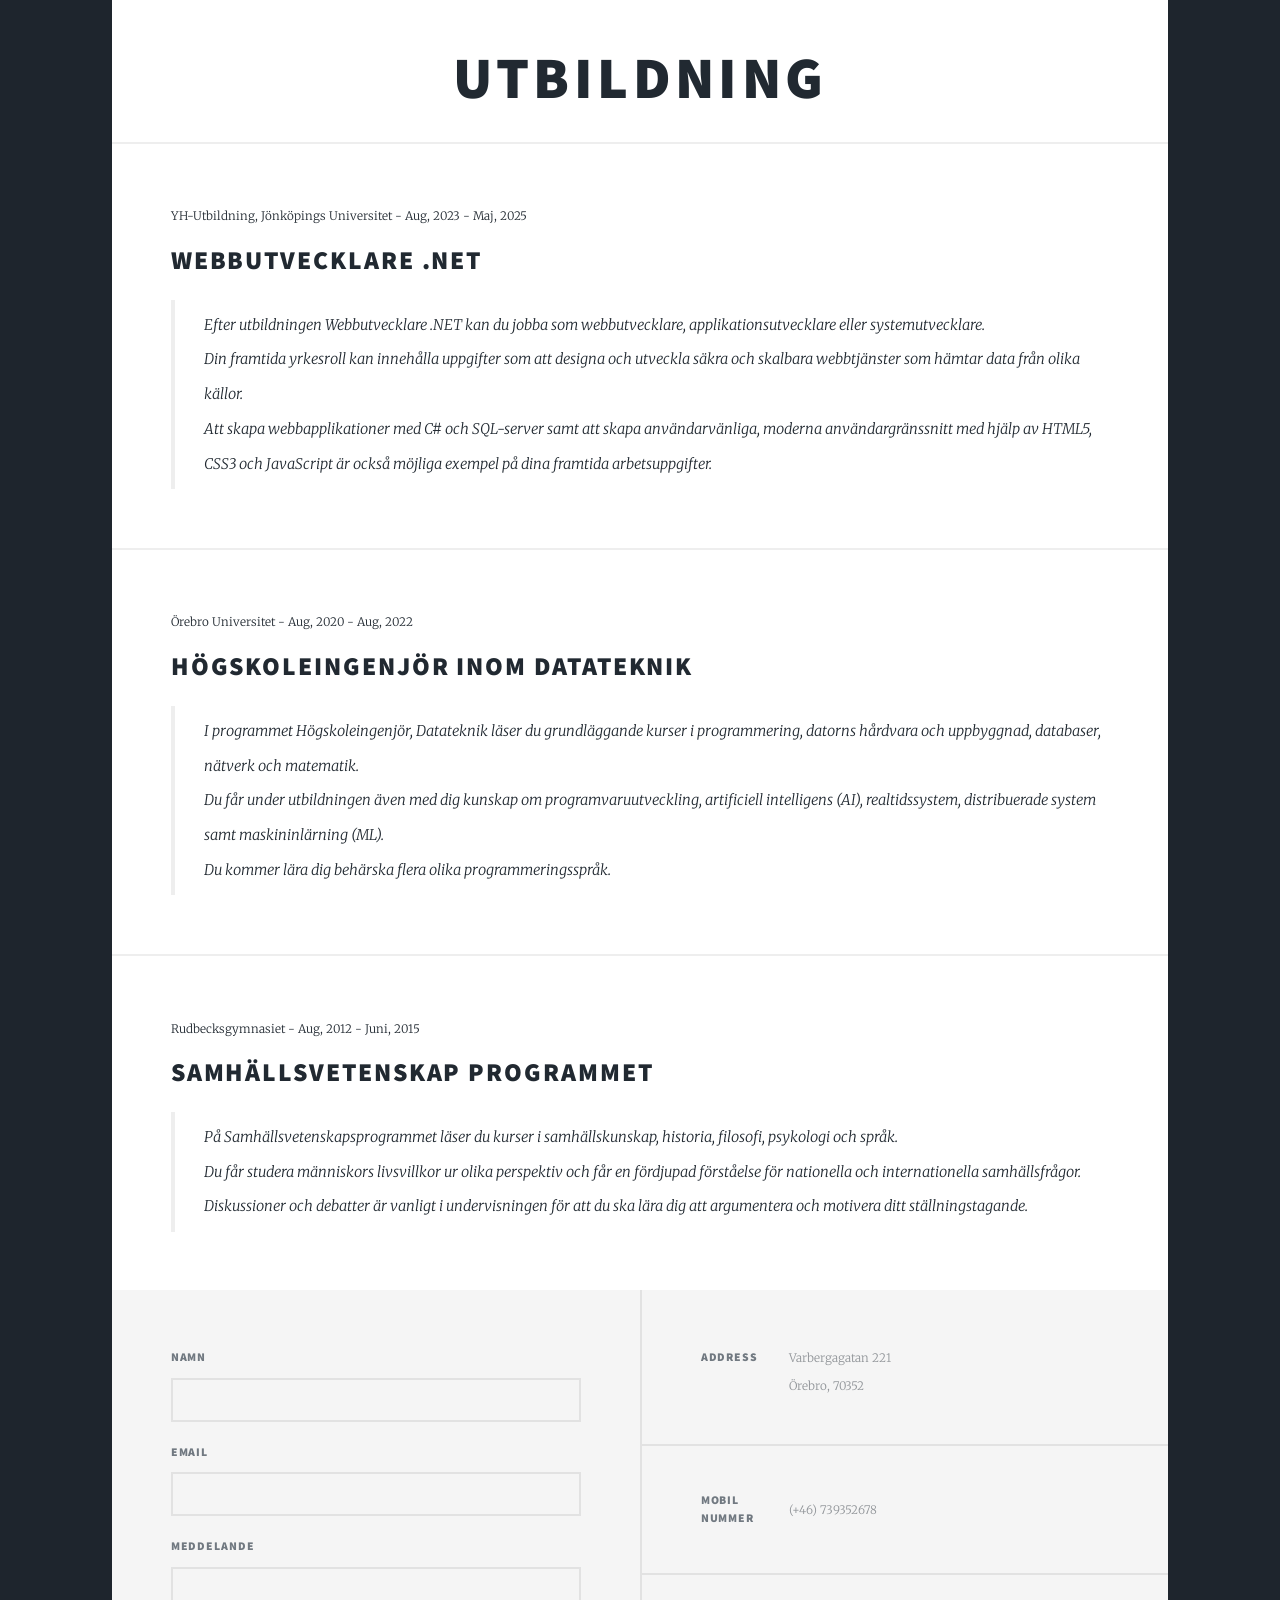
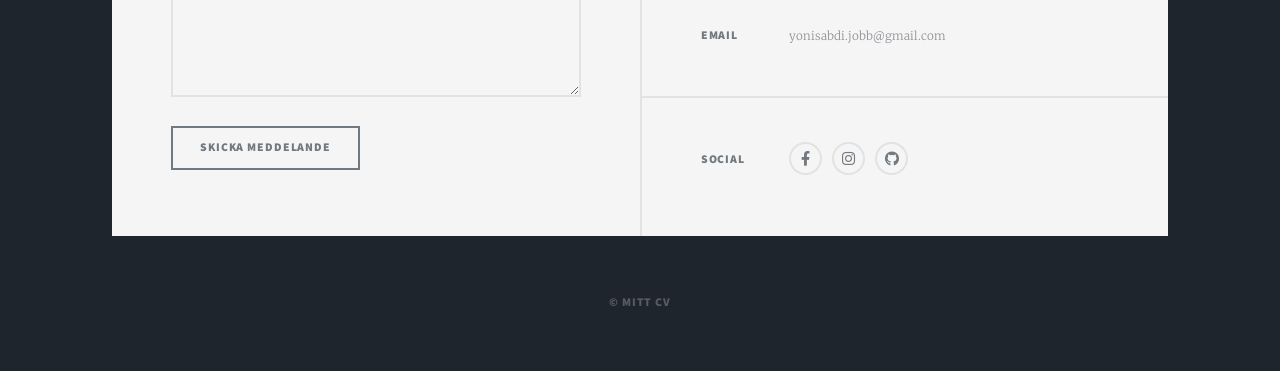
<file: utbildning.html>
<!DOCTYPE HTML>
<!--
	Massively by HTML5 UP
	html5up.net | @ajlkn
	Free for personal and commercial use under the CCA 3.0 license (html5up.net/license)
-->
<html>
	<head>
		<title>Elements Reference - Massively by HTML5 UP</title>
		<meta charset="utf-8" />
		<meta name="viewport" content="width=device-width, initial-scale=1, user-scalable=no" />
		<link rel="stylesheet" href="assets/css/main.css" />
		<noscript><link rel="stylesheet" href="assets/css/noscript.css" /></noscript>
	</head>
	<body class="is-preload">

		<!-- Wrapper -->
			<div id="wrapper">

				<!-- Header -->
					<header id="header">
						<a href="index.html" class="logo">Erfarenhet & Utbildning</a>
					</header>

				<!-- Nav -->
					<nav id="nav">
						<ul class="links">
							<li><a href="index.html">Mina Projekter</a></li>
							<li><a href="Om-Mig.html">Om Mig</a></li>
							<li class="active"><a href="utbildning.html">Erfarenhet & Utbildning</a></li>
						</ul>
						<ul class="icons">
							<li><a href="https://www.facebook.com/yonis.abdi.1656/" class="icon brands fa-facebook-f" target="_blank"><span class="label">Facebook</span></a></li>
							<li><a href="https://www.instagram.com/" class="icon brands fa-instagram" target="_blank"><span class="label">Instagram</span></a></li>
							<li><a href="https://github.com/YonisAbdi" class="icon brands fa-github" target="_blank"><span class="label">GitHub</span></a></li>
						</ul>
					</nav>

				<!-- Main -->
					<div id="main">
						<header class="major">
							<h1>Erfarenhet</h1>
						</header>
						<section class="posts">
							<article>
								<header>
									<span class="date">7 Okt, 2024 - Pågående</span>
									<h2>Lagerarbetare - Deltid<br/> Danx AB</h2>
								</header>
								<img src="images/danx_group_logo.jpg" alt="Danx AB" class="image left" />
								<p> Ansvarig för utlastning av gods med truck, inklusive effektiv
									hantering och placering. <br/>
									Samarbeta nära med arbetsledningen för att koordinera mottagande av
									leveranser, planera baserat på mängd och chaufförers ankomsttider.<br/>
									Noggrant placera gods på dess specifika platser inom lagret, med fokus på
									säkerhet och ordning.</p>
							</article>
							<article>
								<header>
									<span class="date"> 19 Aug, 2024 - 20 Sep, 2024 </span>
									<h2>Lagerarbetare - Deltid<br/>ITS Logistikpartner AB </h2>
								</header>
								<img src="images/ITS-logo.png" alt="Danx AB" class="image right" />
								<p> Hanterade och organiserade inkommande varor.
									Plockade och packade beställningar enligt orderlistor för leverans.<br/>
									Opererade lagerutrustning såsom truckar och palllyftare.<br/>
									Skannade och registrerade varor för att säkerställa korrekt spårning.<br/>
									Höll arbetsområdet rent och organiserat för effektiv verksamhet.<br/>
									Följde säkerhetsföreskrifter och arbetsrutiner noggrant för att upprätthålla
									en säker arbetsmiljö.</p>
							</article>
							<article>
								<header>
									<span class="date">17 Juni, 2024 - 19 Juli, 2024 </span>
									<h2>Lagerarbetare - (Sommarjobb)<br/> Orkla Foods Sverige AB</h2>
								</header>
								<img src="images/orkla foods.gif" alt="Danx AB" class="image left" />
								<p>Under sommaren arbetade jag som lagerarbetare hos Orkla AB, där jag ansvarade för sortering och paketering av varor för vidare distribution till matbutiker runt om i Sverige.<br/> 
									Mitt arbete inkluderade att plasta ihop varor och säkerställa att de var korrekt förberedda för transport.<br/> 
									Jag hanterade främst produkter som Fun Light, Ekströms och BOB, och bidrog till en effektiv och smidig lagerhantering.</p>
							</article>
							<article>
								<header>
									<span class="date">1 Feb, 2024 - 31 Maj, 2024 </span>
									<h2>Tulladministratör - Heltid<br/> PostNord AB</h2>
								</header>
								<img src="images/postnord-logo.webp" alt="Danx AB" class="image right" />
								<p>Som tulladministratör jobbar jag i första hand med att lämna import-och
									exportdeklarationer för kundräkning till Tullverket.<br/>
									Tull Örebro ansvarar för
									att allt gods blir godkänt innan det kan skickas vidare.<br/>
									Arbetet innebär att
									granska och registrera kunders fakturor i PostNords tullsystem.<br/>
									I arbetet
									har jag kontakt med medarbetare I PostNord på övriga terminaler, kunder
									och myndigheter.</p>
							</article>
							<article>
								<header>
									<span class="date"> 14 Aug, 2023 - 11 Dec, 2023 </span>
									<h2>Extern Lagerarbetare - Heltid<br/> Alligo </h2>
								</header>
								<img src="images/alligo-logo.webp" alt="Danx AB" class="image left" />
								<p> Hanterade in- och utlastning av varor, med fokus på effektivitet och
									säkerhet.<br/>
									Ansvarade för att stapla och plasta gods på ett organiserat och säkert sätt.<br/>
									Skötte utskrift av etiketter och fästning av pallkragar, inklusive applicering
									av etiketter.</p>
							</article>
							<article>
								<header>
									<span class="date"> 3 Apr, 2023 - 27 Juli, 2023 </span>
									<h2>Terminalarbetare SGT - Heltid<br/> Postnord AB </h2>
								</header>
								<img src="images/postnord-logo.webp" alt="Danx AB" class="image right" />
								<p>Ansvarig för in- och utlastning av gods med truck, inklusive effektiv
									hantering och placering.<br/>
									Samarbeta nära med arbetsledningen för att koordinera mottagande av
									leveranser, planera baserat på mängd och chaufförers ankomsttider.<br/>
									Noggrant placera gods på dess specifika platser inom lagret, med fokus på
									säkerhet och ordning.</p>
							</article>
							<article>
								<header>
									<span class="date"> 24 Okt, 2022 - 5 Mars, 2023 </span>
									<h2>Granskare - Deltid<br/> Transportstyrelsen </h2>
								</header>
								<img src="images/images.png" alt="Danx AB" class="image left" />
								<p> Ansvarig för detaljerad granskning av trafikövervakningsbilder för att
									identifiera fordon som begår överträdelser, såsom hastighetsöverträdelser
									eller andra trafiklagbrott.<br/>
									Specialiserad i att noggrant identifiera och dokumentera
									registreringsnummer från kamerabilder under utmanande förhållanden
									som dålig sikt eller snabbt rörliga fordon.<br/>
									Arbetade nära med trafikövervakningsteam och polis för att säkerställa
									korrekt och rättvis rapportering av trafiköverträdelser.</p>
							</article>
							<article>
								<header>
									<span class="date"> 7 Juli, 2019 - 27 Sep, 2022 </span>
									<h2>Lagerarbetare - Heltid<br/> NTG Sweden AB </h2>
								</header>
								<img src="images/ntg-logo.png" alt="Danx AB" class="image right" />
								<p>Hanterade och organiserade inkommande och utgående varor.<br/>
									Plockade och packade beställningar enligt orderlistor för leverans.<br/>
									Opererade lagerutrustning såsom truckar och palllyftare.<br/>
									Utförde regelbundna inventeringar för att säkerställa korrekt lagerstatus.<br/>
									Skannade och registrerade varor för att säkerställa korrekt spårning.<br/>
									Höll arbetsområdet rent och organiserat för effektiv verksamhet.<br/>
									Följde säkerhetsföreskrifter och arbetsrutiner noggrant för att upprätthålla
									en säker arbetsmiljö.<br/>
									Samarbetade med teamet för att uppnå dagliga produktionsmål.</p>
							</article>
						</section>
						<header class="major">
							<h1>Utbildning</h1>
						</header>
					<section>
						<header>
							<span class="date"> YH-Utbildning, Jönköpings Universitet - Aug, 2023 - Maj, 2025 </span>
							<h2>Webbutvecklare .NET</h2>
						</header>
						<article>
							<blockquote>Efter utbildningen Webbutvecklare .NET kan du jobba som webbutvecklare, applikationsutvecklare eller systemutvecklare.<br/>
								Din framtida yrkesroll kan innehålla uppgifter som att designa och utveckla säkra och skalbara webbtjänster som hämtar data från olika källor.<br/>
								Att skapa webbapplikationer med C# och SQL-server samt att skapa användarvänliga, moderna användargränssnitt med hjälp av HTML5, CSS3 och JavaScript är också möjliga exempel på dina framtida arbetsuppgifter.</blockquote>
						</article>
					</section>
					<section>
						<header>
							<span class="date"> Örebro Universitet - Aug, 2020 - Aug, 2022 </span>
							<h2>Högskoleingenjör inom Datateknik</h2>
						</header>
						<article>
							<blockquote>I programmet Högskoleingenjör, Datateknik läser du grundläggande kurser i programmering, datorns hårdvara och uppbyggnad, databaser, nätverk och matematik.<br/>
								Du får under utbildningen även med dig kunskap om programvaruutveckling, artificiell intelligens (AI), realtidssystem, distribuerade system samt maskininlärning (ML).<br/>
								Du kommer lära dig behärska flera olika programmeringsspråk.<br/>
								</blockquote>
						</article>
					</section>
					<section>
						<header>
							<span class="date"> Rudbecksgymnasiet - Aug, 2012 - Juni, 2015 </span>
							<h2>Samhällsvetenskap programmet</h2>
						</header>
						<article>
							<blockquote>På Samhällsvetenskapsprogrammet läser du kurser i samhällskunskap, historia, filosofi, psykologi och språk.<br/>
								Du får studera människors livsvillkor ur olika perspektiv och får en fördjupad förståelse för nationella och internationella samhällsfrågor.<br/>
								Diskussioner och debatter är vanligt i undervisningen för att du ska lära dig att argumentera och motivera ditt ställningstagande.
								</blockquote>
						</article>
					</section>
				</div>
				<!-- Footer -->
				<footer id="footer">
					<section>
						<form method="POST" action="https://formsubmit.co/8cda33468d71019674168db7c6fff9d0" target="_blank">
							<input type="hidden" name="_subject" value="Nytt meddelande från rekryterare!">
							<input type="hidden" name="_captcha" value="true">
							<div class="fields">
								<div class="field">
									<label for="name">Namn</label>
									<input type="text" name="name" id="name" required />
								</div>
								<div class="field">
									<label for="email">Email</label>
									<input type="email" name="email" id="email" required />
								</div>
								<div class="field">
									<label for="message">Meddelande</label>
									<textarea name="message" id="message" rows="3" required></textarea>
								</div>
							</div>
							<ul class="actions">
								<li><input type="submit" value="Skicka Meddelande" /></li>
							</ul>
						</form>							
					</section>
					<section class="split contact">
						<section class="alt">
							<h3>Address</h3>
							<p>Varbergagatan 221<br />
							Örebro, 70352</p>
						</section>
						<section>
							<h3>Mobil nummer</h3>
							<p>(+46) 739352678</p>
						</section>
						<section>
							<h3>Email</h3>
							<p>yonisabdi.jobb@gmail.com</p>
						</section>
						<section>
							<h3>Social</h3>
							<ul class="icons alt">
								<li><a href="https://www.facebook.com/yonis.abdi.1656/" class="icon brands alt fa-facebook-f" target="_blank"><span class="label">Facebook</span></a></li>
								<li><a href="https://www.instagram.com/" class="icon brands alt fa-instagram" target="_blank"><span class="label">Instagram</span></a></li>
								<li><a href="https://github.com/YonisAbdi" class="icon brands alt fa-github" target="_blank"><span class="label">GitHub</span></a></li>
							</ul>
						</section>
					</section>
				</footer>

				<!-- Copyright -->
					<div id="copyright">
						<ul><li>&copy; Mitt CV</li></ul>
					</div>

			</div>

		<!-- Scripts -->
			<script src="assets/js/jquery.min.js"></script>
			<script src="assets/js/jquery.scrollex.min.js"></script>
			<script src="assets/js/jquery.scrolly.min.js"></script>
			<script src="assets/js/browser.min.js"></script>
			<script src="assets/js/breakpoints.min.js"></script>
			<script src="assets/js/util.js"></script>
			<script src="assets/js/main.js"></script>

	</body>
</html>
</file>
<file: assets/css/main.css>
@import url(fontawesome-all.min.css);
@import url("https://fonts.googleapis.com/css?family=Merriweather:300,700,300italic,700italic|Source+Sans+Pro:900");

/*
	Massively by HTML5 UP
	html5up.net | @ajlkn
	Free for personal and commercial use under the CCA 3.0 license (html5up.net/license)
*/

html, body, div, span, applet, object,
iframe, h1, h2, h3, h4, h5, h6, p, blockquote,
pre, a, abbr, acronym, address, big, cite,
code, del, dfn, em, img, ins, kbd, q, s, samp,
small, strike, strong, sub, sup, tt, var, b,
u, i, center, dl, dt, dd, ol, ul, li, fieldset,
form, label, legend, table, caption, tbody,
tfoot, thead, tr, th, td, article, aside,
canvas, details, embed, figure, figcaption,
footer, header, hgroup, menu, nav, output, ruby,
section, summary, time, mark, audio, video {
	margin: 0;
	padding: 0;
	border: 0;
	font-size: 100%;
	font: inherit;
	vertical-align: baseline;}

article, aside, details, figcaption, figure,
footer, header, hgroup, menu, nav, section {
	display: block;}

body {
	line-height: 1;
}

ol, ul {
	list-style: none;
}

blockquote, q {
	quotes: none;
}

	blockquote:before, blockquote:after, q:before, q:after {
		content: '';
		content: none;
	}

table {
	border-collapse: collapse;
	border-spacing: 0;
}

body {
	-webkit-text-size-adjust: none;
}

mark {
	background-color: transparent;
	color: inherit;
}

input::-moz-focus-inner {
	border: 0;
	padding: 0;
}

input, select, textarea {
	-moz-appearance: none;
	-webkit-appearance: none;
	-ms-appearance: none;
	appearance: none;
}

/* Basic */

	@-ms-viewport {
		width: device-width;
	}

	body {
		-ms-overflow-style: scrollbar;
	}

	@media screen and (max-width: 480px) {

		html, body {
			min-width: 320px;
		}

	}

	html {
		box-sizing: border-box;
	}

	*, *:before, *:after {
		box-sizing: inherit;
	}

	body {
		background-color: #1e252d;
	}

		body.is-preload *, body.is-preload *:before, body.is-preload *:after {
			-moz-animation: none !important;
			-webkit-animation: none !important;
			-ms-animation: none !important;
			animation: none !important;
			-moz-transition: none !important;
			-webkit-transition: none !important;
			-ms-transition: none !important;
			transition: none !important;
		}

/* Type */

	html {
		font-size: 16pt;
	}

		@media screen and (max-width: 1680px) {

			html {
				font-size: 12pt;
			}

		}

		@media screen and (max-width: 1280px) {

			html {
				font-size: 11pt;
			}

		}

		@media screen and (max-width: 360px) {

			html {
				font-size: 10pt;
			}

		}

	body {
		color: #212931;
	}

	body, input, select, textarea {
		font-family: "Merriweather", Georgia, serif;
		font-weight: 300;
		font-size: 1rem;
		line-height: 2.375;
	}

	a {
		-moz-transition: color 0.2s ease-in-out, background-color 0.2s ease-in-out, border-color 0.2s ease-in-out, box-shadow 0.2s ease-in-out;
		-webkit-transition: color 0.2s ease-in-out, background-color 0.2s ease-in-out, border-color 0.2s ease-in-out, box-shadow 0.2s ease-in-out;
		-ms-transition: color 0.2s ease-in-out, background-color 0.2s ease-in-out, border-color 0.2s ease-in-out, box-shadow 0.2s ease-in-out;
		transition: color 0.2s ease-in-out, background-color 0.2s ease-in-out, border-color 0.2s ease-in-out, box-shadow 0.2s ease-in-out;
		border-bottom: dotted 1px;
		text-decoration: none;
	}

		a:hover {
			border-bottom-color: transparent;
		}

	strong, b {
		font-weight: 600;
	}

	em, i {
		font-style: italic;
	}

	p {
		text-align: justify;
		margin: 0 0 2rem 0;
	}

	h1, h2, h3, h4, h5, h6 {
		font-family: "Source Sans Pro", Helvetica, sans-serif;
		font-weight: 900;
		line-height: 1.5;
		letter-spacing: 0.075em;
		text-transform: uppercase;
		margin: 0 0 1rem 0;
	}

		h1 a, h2 a, h3 a, h4 a, h5 a, h6 a {
			border-bottom: 0;
			color: inherit;
			text-decoration: none;
		}

	h1 {
		font-size: 4rem;
		line-height: 1.1;
		margin: 0 0 2rem 0;
	}

	h2 {
		font-size: 1.75rem;
		line-height: 1.3;
		margin: 0 0 1.5rem 0;
	}

	h3 {
		font-size: 1.25rem;
		margin: 0 0 1.5rem 0;
	}

	h4 {
		font-size: 1rem;
	}

	h5 {
		font-size: 0.9rem;
	}

	h6 {
		font-size: 0.8rem;
	}

	sub {
		font-size: 0.8rem;
		position: relative;
		top: 0.5rem;
	}

	sup {
		font-size: 0.8rem;
		position: relative;
		top: -0.5rem;
	}

	blockquote {
		border-left: solid 4px;
		font-style: italic;
		margin: 0 0 2rem 0;
		padding: 0.5rem 0 0.5rem 2rem;
	}

	code {
		border: solid 2px;
		font-family: "Courier New", monospace;
		font-size: 0.9rem;
		margin: 0 0.25rem;
		padding: 0.25rem 0.65rem;
	}

	pre {
		-webkit-overflow-scrolling: touch;
		font-family: "Courier New", monospace;
		font-size: 0.9rem;
		margin: 0 0 2rem 0;
	}

		pre code {
			display: block;
			line-height: 1.75;
			padding: 1rem 1.5rem;
			overflow-x: auto;
		}

	hr {
		border: 0;
		border-bottom: solid 2px;
		margin: 3rem 0;
	}

		hr.major {
			margin: 5rem 0;
		}

	.align-left {
		text-align: left;
	}

	.align-center {
		text-align: center;
	}

	.align-right {
		text-align: right;
	}

	input, select, textarea {
		color: #212931;
	}

	a {
		color: #212931;
		border-bottom-color: rgba(33, 41, 49, 0.5);
	}

		a:hover {
			border-bottom-color: transparent;
			color: #18bfef !important;
		}

	strong, b {
		color: #212931;
	}

	h1, h2, h3, h4, h5, h6 {
		color: #212931;
	}

	blockquote {
		border-left-color: #eeeeee;
	}

	code {
		background: rgba(220, 220, 220, 0.25);
		border-color: #eeeeee;
	}

	hr {
		border-bottom-color: #eeeeee;
	}

/* Row */

	.row {
		display: flex;
		flex-wrap: wrap;
		box-sizing: border-box;
		align-items: stretch;
	}

		.row > * {
			box-sizing: border-box;
		}

		.row.gtr-uniform > * > :last-child {
			margin-bottom: 0;
		}

		.row.aln-left {
			justify-content: flex-start;
		}

		.row.aln-center {
			justify-content: center;
		}

		.row.aln-right {
			justify-content: flex-end;
		}

		.row.aln-top {
			align-items: flex-start;
		}

		.row.aln-middle {
			align-items: center;
		}

		.row.aln-bottom {
			align-items: flex-end;
		}

		.row > .imp {
			order: -1;
		}

		.row > .col-1 {
			width: 8.33333%;
		}

		.row > .off-1 {
			margin-left: 8.33333%;
		}

		.row > .col-2 {
			width: 16.66667%;
		}

		.row > .off-2 {
			margin-left: 16.66667%;
		}

		.row > .col-3 {
			width: 25%;
		}

		.row > .off-3 {
			margin-left: 25%;
		}

		.row > .col-4 {
			width: 33.33333%;
		}

		.row > .off-4 {
			margin-left: 33.33333%;
		}

		.row > .col-5 {
			width: 41.66667%;
		}

		.row > .off-5 {
			margin-left: 41.66667%;
		}

		.row > .col-6 {
			width: 50%;
		}

		.row > .off-6 {
			margin-left: 50%;
		}

		.row > .col-7 {
			width: 58.33333%;
		}

		.row > .off-7 {
			margin-left: 58.33333%;
		}

		.row > .col-8 {
			width: 66.66667%;
		}

		.row > .off-8 {
			margin-left: 66.66667%;
		}

		.row > .col-9 {
			width: 75%;
		}

		.row > .off-9 {
			margin-left: 75%;
		}

		.row > .col-10 {
			width: 83.33333%;
		}

		.row > .off-10 {
			margin-left: 83.33333%;
		}

		.row > .col-11 {
			width: 91.66667%;
		}

		.row > .off-11 {
			margin-left: 91.66667%;
		}

		.row > .col-12 {
			width: 100%;
		}

		.row > .off-12 {
			margin-left: 100%;
		}

		.row.gtr-0 {
			margin-top: 0;
			margin-left: 0rem;
		}

			.row.gtr-0 > * {
				padding: 0 0 0 0rem;
			}

			.row.gtr-0.gtr-uniform {
				margin-top: 0rem;
			}

				.row.gtr-0.gtr-uniform > * {
					padding-top: 0rem;
				}

		.row.gtr-25 {
			margin-top: 0;
			margin-left: -0.375rem;
		}

			.row.gtr-25 > * {
				padding: 0 0 0 0.375rem;
			}

			.row.gtr-25.gtr-uniform {
				margin-top: -0.375rem;
			}

				.row.gtr-25.gtr-uniform > * {
					padding-top: 0.375rem;
				}

		.row.gtr-50 {
			margin-top: 0;
			margin-left: -0.75rem;
		}

			.row.gtr-50 > * {
				padding: 0 0 0 0.75rem;
			}

			.row.gtr-50.gtr-uniform {
				margin-top: -0.75rem;
			}

				.row.gtr-50.gtr-uniform > * {
					padding-top: 0.75rem;
				}

		.row {
			margin-top: 0;
			margin-left: -1.5rem;
		}

			.row > * {
				padding: 0 0 0 1.5rem;
			}

			.row.gtr-uniform {
				margin-top: -1.5rem;
			}

				.row.gtr-uniform > * {
					padding-top: 1.5rem;
				}

		.row.gtr-150 {
			margin-top: 0;
			margin-left: -2.25rem;
		}

			.row.gtr-150 > * {
				padding: 0 0 0 2.25rem;
			}

			.row.gtr-150.gtr-uniform {
				margin-top: -2.25rem;
			}

				.row.gtr-150.gtr-uniform > * {
					padding-top: 2.25rem;
				}

		.row.gtr-200 {
			margin-top: 0;
			margin-left: -3rem;
		}

			.row.gtr-200 > * {
				padding: 0 0 0 3rem;
			}

			.row.gtr-200.gtr-uniform {
				margin-top: -3rem;
			}

				.row.gtr-200.gtr-uniform > * {
					padding-top: 3rem;
				}

		@media screen and (max-width: 1680px) {

			.row {
				display: flex;
				flex-wrap: wrap;
				box-sizing: border-box;
				align-items: stretch;
			}

				.row > * {
					box-sizing: border-box;
				}

				.row.gtr-uniform > * > :last-child {
					margin-bottom: 0;
				}

				.row.aln-left {
					justify-content: flex-start;
				}

				.row.aln-center {
					justify-content: center;
				}

				.row.aln-right {
					justify-content: flex-end;
				}

				.row.aln-top {
					align-items: flex-start;
				}

				.row.aln-middle {
					align-items: center;
				}

				.row.aln-bottom {
					align-items: flex-end;
				}

				.row > .imp-xlarge {
					order: -1;
				}

				.row > .col-1-xlarge {
					width: 8.33333%;
				}

				.row > .off-1-xlarge {
					margin-left: 8.33333%;
				}

				.row > .col-2-xlarge {
					width: 16.66667%;
				}

				.row > .off-2-xlarge {
					margin-left: 16.66667%;
				}

				.row > .col-3-xlarge {
					width: 25%;
				}

				.row > .off-3-xlarge {
					margin-left: 25%;
				}

				.row > .col-4-xlarge {
					width: 33.33333%;
				}

				.row > .off-4-xlarge {
					margin-left: 33.33333%;
				}

				.row > .col-5-xlarge {
					width: 41.66667%;
				}

				.row > .off-5-xlarge {
					margin-left: 41.66667%;
				}

				.row > .col-6-xlarge {
					width: 50%;
				}

				.row > .off-6-xlarge {
					margin-left: 50%;
				}

				.row > .col-7-xlarge {
					width: 58.33333%;
				}

				.row > .off-7-xlarge {
					margin-left: 58.33333%;
				}

				.row > .col-8-xlarge {
					width: 66.66667%;
				}

				.row > .off-8-xlarge {
					margin-left: 66.66667%;
				}

				.row > .col-9-xlarge {
					width: 75%;
				}

				.row > .off-9-xlarge {
					margin-left: 75%;
				}

				.row > .col-10-xlarge {
					width: 83.33333%;
				}

				.row > .off-10-xlarge {
					margin-left: 83.33333%;
				}

				.row > .col-11-xlarge {
					width: 91.66667%;
				}

				.row > .off-11-xlarge {
					margin-left: 91.66667%;
				}

				.row > .col-12-xlarge {
					width: 100%;
				}

				.row > .off-12-xlarge {
					margin-left: 100%;
				}

				.row.gtr-0 {
					margin-top: 0;
					margin-left: 0rem;
				}

					.row.gtr-0 > * {
						padding: 0 0 0 0rem;
					}

					.row.gtr-0.gtr-uniform {
						margin-top: 0rem;
					}

						.row.gtr-0.gtr-uniform > * {
							padding-top: 0rem;
						}

				.row.gtr-25 {
					margin-top: 0;
					margin-left: -0.375rem;
				}

					.row.gtr-25 > * {
						padding: 0 0 0 0.375rem;
					}

					.row.gtr-25.gtr-uniform {
						margin-top: -0.375rem;
					}

						.row.gtr-25.gtr-uniform > * {
							padding-top: 0.375rem;
						}

				.row.gtr-50 {
					margin-top: 0;
					margin-left: -0.75rem;
				}

					.row.gtr-50 > * {
						padding: 0 0 0 0.75rem;
					}

					.row.gtr-50.gtr-uniform {
						margin-top: -0.75rem;
					}

						.row.gtr-50.gtr-uniform > * {
							padding-top: 0.75rem;
						}

				.row {
					margin-top: 0;
					margin-left: -1.5rem;
				}

					.row > * {
						padding: 0 0 0 1.5rem;
					}

					.row.gtr-uniform {
						margin-top: -1.5rem;
					}

						.row.gtr-uniform > * {
							padding-top: 1.5rem;
						}

				.row.gtr-150 {
					margin-top: 0;
					margin-left: -2.25rem;
				}

					.row.gtr-150 > * {
						padding: 0 0 0 2.25rem;
					}

					.row.gtr-150.gtr-uniform {
						margin-top: -2.25rem;
					}

						.row.gtr-150.gtr-uniform > * {
							padding-top: 2.25rem;
						}

				.row.gtr-200 {
					margin-top: 0;
					margin-left: -3rem;
				}

					.row.gtr-200 > * {
						padding: 0 0 0 3rem;
					}

					.row.gtr-200.gtr-uniform {
						margin-top: -3rem;
					}

						.row.gtr-200.gtr-uniform > * {
							padding-top: 3rem;
						}

		}

		@media screen and (max-width: 1280px) {

			.row {
				display: flex;
				flex-wrap: wrap;
				box-sizing: border-box;
				align-items: stretch;
			}

				.row > * {
					box-sizing: border-box;
				}

				.row.gtr-uniform > * > :last-child {
					margin-bottom: 0;
				}

				.row.aln-left {
					justify-content: flex-start;
				}

				.row.aln-center {
					justify-content: center;
				}

				.row.aln-right {
					justify-content: flex-end;
				}

				.row.aln-top {
					align-items: flex-start;
				}

				.row.aln-middle {
					align-items: center;
				}

				.row.aln-bottom {
					align-items: flex-end;
				}

				.row > .imp-large {
					order: -1;
				}

				.row > .col-1-large {
					width: 8.33333%;
				}

				.row > .off-1-large {
					margin-left: 8.33333%;
				}

				.row > .col-2-large {
					width: 16.66667%;
				}

				.row > .off-2-large {
					margin-left: 16.66667%;
				}

				.row > .col-3-large {
					width: 25%;
				}

				.row > .off-3-large {
					margin-left: 25%;
				}

				.row > .col-4-large {
					width: 33.33333%;
				}

				.row > .off-4-large {
					margin-left: 33.33333%;
				}

				.row > .col-5-large {
					width: 41.66667%;
				}

				.row > .off-5-large {
					margin-left: 41.66667%;
				}

				.row > .col-6-large {
					width: 50%;
				}

				.row > .off-6-large {
					margin-left: 50%;
				}

				.row > .col-7-large {
					width: 58.33333%;
				}

				.row > .off-7-large {
					margin-left: 58.33333%;
				}

				.row > .col-8-large {
					width: 66.66667%;
				}

				.row > .off-8-large {
					margin-left: 66.66667%;
				}

				.row > .col-9-large {
					width: 75%;
				}

				.row > .off-9-large {
					margin-left: 75%;
				}

				.row > .col-10-large {
					width: 83.33333%;
				}

				.row > .off-10-large {
					margin-left: 83.33333%;
				}

				.row > .col-11-large {
					width: 91.66667%;
				}

				.row > .off-11-large {
					margin-left: 91.66667%;
				}

				.row > .col-12-large {
					width: 100%;
				}

				.row > .off-12-large {
					margin-left: 100%;
				}

				.row.gtr-0 {
					margin-top: 0;
					margin-left: 0rem;
				}

					.row.gtr-0 > * {
						padding: 0 0 0 0rem;
					}

					.row.gtr-0.gtr-uniform {
						margin-top: 0rem;
					}

						.row.gtr-0.gtr-uniform > * {
							padding-top: 0rem;
						}

				.row.gtr-25 {
					margin-top: 0;
					margin-left: -0.375rem;
				}

					.row.gtr-25 > * {
						padding: 0 0 0 0.375rem;
					}

					.row.gtr-25.gtr-uniform {
						margin-top: -0.375rem;
					}

						.row.gtr-25.gtr-uniform > * {
							padding-top: 0.375rem;
						}

				.row.gtr-50 {
					margin-top: 0;
					margin-left: -0.75rem;
				}

					.row.gtr-50 > * {
						padding: 0 0 0 0.75rem;
					}

					.row.gtr-50.gtr-uniform {
						margin-top: -0.75rem;
					}

						.row.gtr-50.gtr-uniform > * {
							padding-top: 0.75rem;
						}

				.row {
					margin-top: 0;
					margin-left: -1.5rem;
				}

					.row > * {
						padding: 0 0 0 1.5rem;
					}

					.row.gtr-uniform {
						margin-top: -1.5rem;
					}

						.row.gtr-uniform > * {
							padding-top: 1.5rem;
						}

				.row.gtr-150 {
					margin-top: 0;
					margin-left: -2.25rem;
				}

					.row.gtr-150 > * {
						padding: 0 0 0 2.25rem;
					}

					.row.gtr-150.gtr-uniform {
						margin-top: -2.25rem;
					}

						.row.gtr-150.gtr-uniform > * {
							padding-top: 2.25rem;
						}

				.row.gtr-200 {
					margin-top: 0;
					margin-left: -3rem;
				}

					.row.gtr-200 > * {
						padding: 0 0 0 3rem;
					}

					.row.gtr-200.gtr-uniform {
						margin-top: -3rem;
					}

						.row.gtr-200.gtr-uniform > * {
							padding-top: 3rem;
						}

		}

		@media screen and (max-width: 980px) {

			.row {
				display: flex;
				flex-wrap: wrap;
				box-sizing: border-box;
				align-items: stretch;
			}

				.row > * {
					box-sizing: border-box;
				}

				.row.gtr-uniform > * > :last-child {
					margin-bottom: 0;
				}

				.row.aln-left {
					justify-content: flex-start;
				}

				.row.aln-center {
					justify-content: center;
				}

				.row.aln-right {
					justify-content: flex-end;
				}

				.row.aln-top {
					align-items: flex-start;
				}

				.row.aln-middle {
					align-items: center;
				}

				.row.aln-bottom {
					align-items: flex-end;
				}

				.row > .imp-medium {
					order: -1;
				}

				.row > .col-1-medium {
					width: 8.33333%;
				}

				.row > .off-1-medium {
					margin-left: 8.33333%;
				}

				.row > .col-2-medium {
					width: 16.66667%;
				}

				.row > .off-2-medium {
					margin-left: 16.66667%;
				}

				.row > .col-3-medium {
					width: 25%;
				}

				.row > .off-3-medium {
					margin-left: 25%;
				}

				.row > .col-4-medium {
					width: 33.33333%;
				}

				.row > .off-4-medium {
					margin-left: 33.33333%;
				}

				.row > .col-5-medium {
					width: 41.66667%;
				}

				.row > .off-5-medium {
					margin-left: 41.66667%;
				}

				.row > .col-6-medium {
					width: 50%;
				}

				.row > .off-6-medium {
					margin-left: 50%;
				}

				.row > .col-7-medium {
					width: 58.33333%;
				}

				.row > .off-7-medium {
					margin-left: 58.33333%;
				}

				.row > .col-8-medium {
					width: 66.66667%;
				}

				.row > .off-8-medium {
					margin-left: 66.66667%;
				}

				.row > .col-9-medium {
					width: 75%;
				}

				.row > .off-9-medium {
					margin-left: 75%;
				}

				.row > .col-10-medium {
					width: 83.33333%;
				}

				.row > .off-10-medium {
					margin-left: 83.33333%;
				}

				.row > .col-11-medium {
					width: 91.66667%;
				}

				.row > .off-11-medium {
					margin-left: 91.66667%;
				}

				.row > .col-12-medium {
					width: 100%;
				}

				.row > .off-12-medium {
					margin-left: 100%;
				}

				.row.gtr-0 {
					margin-top: 0;
					margin-left: 0rem;
				}

					.row.gtr-0 > * {
						padding: 0 0 0 0rem;
					}

					.row.gtr-0.gtr-uniform {
						margin-top: 0rem;
					}

						.row.gtr-0.gtr-uniform > * {
							padding-top: 0rem;
						}

				.row.gtr-25 {
					margin-top: 0;
					margin-left: -0.375rem;
				}

					.row.gtr-25 > * {
						padding: 0 0 0 0.375rem;
					}

					.row.gtr-25.gtr-uniform {
						margin-top: -0.375rem;
					}

						.row.gtr-25.gtr-uniform > * {
							padding-top: 0.375rem;
						}

				.row.gtr-50 {
					margin-top: 0;
					margin-left: -0.75rem;
				}

					.row.gtr-50 > * {
						padding: 0 0 0 0.75rem;
					}

					.row.gtr-50.gtr-uniform {
						margin-top: -0.75rem;
					}

						.row.gtr-50.gtr-uniform > * {
							padding-top: 0.75rem;
						}

				.row {
					margin-top: 0;
					margin-left: -1.5rem;
				}

					.row > * {
						padding: 0 0 0 1.5rem;
					}

					.row.gtr-uniform {
						margin-top: -1.5rem;
					}

						.row.gtr-uniform > * {
							padding-top: 1.5rem;
						}

				.row.gtr-150 {
					margin-top: 0;
					margin-left: -2.25rem;
				}

					.row.gtr-150 > * {
						padding: 0 0 0 2.25rem;
					}

					.row.gtr-150.gtr-uniform {
						margin-top: -2.25rem;
					}

						.row.gtr-150.gtr-uniform > * {
							padding-top: 2.25rem;
						}

				.row.gtr-200 {
					margin-top: 0;
					margin-left: -3rem;
				}

					.row.gtr-200 > * {
						padding: 0 0 0 3rem;
					}

					.row.gtr-200.gtr-uniform {
						margin-top: -3rem;
					}

						.row.gtr-200.gtr-uniform > * {
							padding-top: 3rem;
						}

		}

		@media screen and (max-width: 736px) {

			.row {
				display: flex;
				flex-wrap: wrap;
				box-sizing: border-box;
				align-items: stretch;
			}

				.row > * {
					box-sizing: border-box;
				}

				.row.gtr-uniform > * > :last-child {
					margin-bottom: 0;
				}

				.row.aln-left {
					justify-content: flex-start;
				}

				.row.aln-center {
					justify-content: center;
				}

				.row.aln-right {
					justify-content: flex-end;
				}

				.row.aln-top {
					align-items: flex-start;
				}

				.row.aln-middle {
					align-items: center;
				}

				.row.aln-bottom {
					align-items: flex-end;
				}

				.row > .imp-small {
					order: -1;
				}

				.row > .col-1-small {
					width: 8.33333%;
				}

				.row > .off-1-small {
					margin-left: 8.33333%;
				}

				.row > .col-2-small {
					width: 16.66667%;
				}

				.row > .off-2-small {
					margin-left: 16.66667%;
				}

				.row > .col-3-small {
					width: 25%;
				}

				.row > .off-3-small {
					margin-left: 25%;
				}

				.row > .col-4-small {
					width: 33.33333%;
				}

				.row > .off-4-small {
					margin-left: 33.33333%;
				}

				.row > .col-5-small {
					width: 41.66667%;
				}

				.row > .off-5-small {
					margin-left: 41.66667%;
				}

				.row > .col-6-small {
					width: 50%;
				}

				.row > .off-6-small {
					margin-left: 50%;
				}

				.row > .col-7-small {
					width: 58.33333%;
				}

				.row > .off-7-small {
					margin-left: 58.33333%;
				}

				.row > .col-8-small {
					width: 66.66667%;
				}

				.row > .off-8-small {
					margin-left: 66.66667%;
				}

				.row > .col-9-small {
					width: 75%;
				}

				.row > .off-9-small {
					margin-left: 75%;
				}

				.row > .col-10-small {
					width: 83.33333%;
				}

				.row > .off-10-small {
					margin-left: 83.33333%;
				}

				.row > .col-11-small {
					width: 91.66667%;
				}

				.row > .off-11-small {
					margin-left: 91.66667%;
				}

				.row > .col-12-small {
					width: 100%;
				}

				.row > .off-12-small {
					margin-left: 100%;
				}

				.row.gtr-0 {
					margin-top: 0;
					margin-left: 0rem;
				}

					.row.gtr-0 > * {
						padding: 0 0 0 0rem;
					}

					.row.gtr-0.gtr-uniform {
						margin-top: 0rem;
					}

						.row.gtr-0.gtr-uniform > * {
							padding-top: 0rem;
						}

				.row.gtr-25 {
					margin-top: 0;
					margin-left: -0.375rem;
				}

					.row.gtr-25 > * {
						padding: 0 0 0 0.375rem;
					}

					.row.gtr-25.gtr-uniform {
						margin-top: -0.375rem;
					}

						.row.gtr-25.gtr-uniform > * {
							padding-top: 0.375rem;
						}

				.row.gtr-50 {
					margin-top: 0;
					margin-left: -0.75rem;
				}

					.row.gtr-50 > * {
						padding: 0 0 0 0.75rem;
					}

					.row.gtr-50.gtr-uniform {
						margin-top: -0.75rem;
					}

						.row.gtr-50.gtr-uniform > * {
							padding-top: 0.75rem;
						}

				.row {
					margin-top: 0;
					margin-left: -1.5rem;
				}

					.row > * {
						padding: 0 0 0 1.5rem;
					}

					.row.gtr-uniform {
						margin-top: -1.5rem;
					}

						.row.gtr-uniform > * {
							padding-top: 1.5rem;
						}

				.row.gtr-150 {
					margin-top: 0;
					margin-left: -2.25rem;
				}

					.row.gtr-150 > * {
						padding: 0 0 0 2.25rem;
					}

					.row.gtr-150.gtr-uniform {
						margin-top: -2.25rem;
					}

						.row.gtr-150.gtr-uniform > * {
							padding-top: 2.25rem;
						}

				.row.gtr-200 {
					margin-top: 0;
					margin-left: -3rem;
				}

					.row.gtr-200 > * {
						padding: 0 0 0 3rem;
					}

					.row.gtr-200.gtr-uniform {
						margin-top: -3rem;
					}

						.row.gtr-200.gtr-uniform > * {
							padding-top: 3rem;
						}

		}

		@media screen and (max-width: 480px) {

			.row {
				display: flex;
				flex-wrap: wrap;
				box-sizing: border-box;
				align-items: stretch;
			}

				.row > * {
					box-sizing: border-box;
				}

				.row.gtr-uniform > * > :last-child {
					margin-bottom: 0;
				}

				.row.aln-left {
					justify-content: flex-start;
				}

				.row.aln-center {
					justify-content: center;
				}

				.row.aln-right {
					justify-content: flex-end;
				}

				.row.aln-top {
					align-items: flex-start;
				}

				.row.aln-middle {
					align-items: center;
				}

				.row.aln-bottom {
					align-items: flex-end;
				}

				.row > .imp-xsmall {
					order: -1;
				}

				.row > .col-1-xsmall {
					width: 8.33333%;
				}

				.row > .off-1-xsmall {
					margin-left: 8.33333%;
				}

				.row > .col-2-xsmall {
					width: 16.66667%;
				}

				.row > .off-2-xsmall {
					margin-left: 16.66667%;
				}

				.row > .col-3-xsmall {
					width: 25%;
				}

				.row > .off-3-xsmall {
					margin-left: 25%;
				}

				.row > .col-4-xsmall {
					width: 33.33333%;
				}

				.row > .off-4-xsmall {
					margin-left: 33.33333%;
				}

				.row > .col-5-xsmall {
					width: 41.66667%;
				}

				.row > .off-5-xsmall {
					margin-left: 41.66667%;
				}

				.row > .col-6-xsmall {
					width: 50%;
				}

				.row > .off-6-xsmall {
					margin-left: 50%;
				}

				.row > .col-7-xsmall {
					width: 58.33333%;
				}

				.row > .off-7-xsmall {
					margin-left: 58.33333%;
				}

				.row > .col-8-xsmall {
					width: 66.66667%;
				}

				.row > .off-8-xsmall {
					margin-left: 66.66667%;
				}

				.row > .col-9-xsmall {
					width: 75%;
				}

				.row > .off-9-xsmall {
					margin-left: 75%;
				}

				.row > .col-10-xsmall {
					width: 83.33333%;
				}

				.row > .off-10-xsmall {
					margin-left: 83.33333%;
				}

				.row > .col-11-xsmall {
					width: 91.66667%;
				}

				.row > .off-11-xsmall {
					margin-left: 91.66667%;
				}

				.row > .col-12-xsmall {
					width: 100%;
				}

				.row > .off-12-xsmall {
					margin-left: 100%;
				}

				.row.gtr-0 {
					margin-top: 0;
					margin-left: 0rem;
				}

					.row.gtr-0 > * {
						padding: 0 0 0 0rem;
					}

					.row.gtr-0.gtr-uniform {
						margin-top: 0rem;
					}

						.row.gtr-0.gtr-uniform > * {
							padding-top: 0rem;
						}

				.row.gtr-25 {
					margin-top: 0;
					margin-left: -0.375rem;
				}

					.row.gtr-25 > * {
						padding: 0 0 0 0.375rem;
					}

					.row.gtr-25.gtr-uniform {
						margin-top: -0.375rem;
					}

						.row.gtr-25.gtr-uniform > * {
							padding-top: 0.375rem;
						}

				.row.gtr-50 {
					margin-top: 0;
					margin-left: -0.75rem;
				}

					.row.gtr-50 > * {
						padding: 0 0 0 0.75rem;
					}

					.row.gtr-50.gtr-uniform {
						margin-top: -0.75rem;
					}

						.row.gtr-50.gtr-uniform > * {
							padding-top: 0.75rem;
						}

				.row {
					margin-top: 0;
					margin-left: -1.5rem;
				}

					.row > * {
						padding: 0 0 0 1.5rem;
					}

					.row.gtr-uniform {
						margin-top: -1.5rem;
					}

						.row.gtr-uniform > * {
							padding-top: 1.5rem;
						}

				.row.gtr-150 {
					margin-top: 0;
					margin-left: -2.25rem;
				}

					.row.gtr-150 > * {
						padding: 0 0 0 2.25rem;
					}

					.row.gtr-150.gtr-uniform {
						margin-top: -2.25rem;
					}

						.row.gtr-150.gtr-uniform > * {
							padding-top: 2.25rem;
						}

				.row.gtr-200 {
					margin-top: 0;
					margin-left: -3rem;
				}

					.row.gtr-200 > * {
						padding: 0 0 0 3rem;
					}

					.row.gtr-200.gtr-uniform {
						margin-top: -3rem;
					}

						.row.gtr-200.gtr-uniform > * {
							padding-top: 3rem;
						}

		}

		@media screen and (max-width: 360px) {

			.row {
				display: flex;
				flex-wrap: wrap;
				box-sizing: border-box;
				align-items: stretch;
			}

				.row > * {
					box-sizing: border-box;
				}

				.row.gtr-uniform > * > :last-child {
					margin-bottom: 0;
				}

				.row.aln-left {
					justify-content: flex-start;
				}

				.row.aln-center {
					justify-content: center;
				}

				.row.aln-right {
					justify-content: flex-end;
				}

				.row.aln-top {
					align-items: flex-start;
				}

				.row.aln-middle {
					align-items: center;
				}

				.row.aln-bottom {
					align-items: flex-end;
				}

				.row > .imp-xxsmall {
					order: -1;
				}

				.row > .col-1-xxsmall {
					width: 8.33333%;
				}

				.row > .off-1-xxsmall {
					margin-left: 8.33333%;
				}

				.row > .col-2-xxsmall {
					width: 16.66667%;
				}

				.row > .off-2-xxsmall {
					margin-left: 16.66667%;
				}

				.row > .col-3-xxsmall {
					width: 25%;
				}

				.row > .off-3-xxsmall {
					margin-left: 25%;
				}

				.row > .col-4-xxsmall {
					width: 33.33333%;
				}

				.row > .off-4-xxsmall {
					margin-left: 33.33333%;
				}

				.row > .col-5-xxsmall {
					width: 41.66667%;
				}

				.row > .off-5-xxsmall {
					margin-left: 41.66667%;
				}

				.row > .col-6-xxsmall {
					width: 50%;
				}

				.row > .off-6-xxsmall {
					margin-left: 50%;
				}

				.row > .col-7-xxsmall {
					width: 58.33333%;
				}

				.row > .off-7-xxsmall {
					margin-left: 58.33333%;
				}

				.row > .col-8-xxsmall {
					width: 66.66667%;
				}

				.row > .off-8-xxsmall {
					margin-left: 66.66667%;
				}

				.row > .col-9-xxsmall {
					width: 75%;
				}

				.row > .off-9-xxsmall {
					margin-left: 75%;
				}

				.row > .col-10-xxsmall {
					width: 83.33333%;
				}

				.row > .off-10-xxsmall {
					margin-left: 83.33333%;
				}

				.row > .col-11-xxsmall {
					width: 91.66667%;
				}

				.row > .off-11-xxsmall {
					margin-left: 91.66667%;
				}

				.row > .col-12-xxsmall {
					width: 100%;
				}

				.row > .off-12-xxsmall {
					margin-left: 100%;
				}

				.row.gtr-0 {
					margin-top: 0;
					margin-left: 0rem;
				}

					.row.gtr-0 > * {
						padding: 0 0 0 0rem;
					}

					.row.gtr-0.gtr-uniform {
						margin-top: 0rem;
					}

						.row.gtr-0.gtr-uniform > * {
							padding-top: 0rem;
						}

				.row.gtr-25 {
					margin-top: 0;
					margin-left: -0.375rem;
				}

					.row.gtr-25 > * {
						padding: 0 0 0 0.375rem;
					}

					.row.gtr-25.gtr-uniform {
						margin-top: -0.375rem;
					}

						.row.gtr-25.gtr-uniform > * {
							padding-top: 0.375rem;
						}

				.row.gtr-50 {
					margin-top: 0;
					margin-left: -0.75rem;
				}

					.row.gtr-50 > * {
						padding: 0 0 0 0.75rem;
					}

					.row.gtr-50.gtr-uniform {
						margin-top: -0.75rem;
					}

						.row.gtr-50.gtr-uniform > * {
							padding-top: 0.75rem;
						}

				.row {
					margin-top: 0;
					margin-left: -1.5rem;
				}

					.row > * {
						padding: 0 0 0 1.5rem;
					}

					.row.gtr-uniform {
						margin-top: -1.5rem;
					}

						.row.gtr-uniform > * {
							padding-top: 1.5rem;
						}

				.row.gtr-150 {
					margin-top: 0;
					margin-left: -2.25rem;
				}

					.row.gtr-150 > * {
						padding: 0 0 0 2.25rem;
					}

					.row.gtr-150.gtr-uniform {
						margin-top: -2.25rem;
					}

						.row.gtr-150.gtr-uniform > * {
							padding-top: 2.25rem;
						}

				.row.gtr-200 {
					margin-top: 0;
					margin-left: -3rem;
				}

					.row.gtr-200 > * {
						padding: 0 0 0 3rem;
					}

					.row.gtr-200.gtr-uniform {
						margin-top: -3rem;
					}

						.row.gtr-200.gtr-uniform > * {
							padding-top: 3rem;
						}

		}

/* Box */

	.box {
		border: solid 2px;
		margin-bottom: 2rem;
		padding: 1.5rem;
	}

		.box > :last-child,
		.box > :last-child > :last-child,
		.box > :last-child > :last-child > :last-child {
			margin-bottom: 0;
		}

		.box.alt {
			border: 0;
			border-radius: 0;
			padding: 0;
		}

	.box {
		border-color: #eeeeee;
	}

/* Button */

	input[type="submit"],
	input[type="reset"],
	input[type="button"],
	button,
	.button {
		-moz-appearance: none;
		-webkit-appearance: none;
		-ms-appearance: none;
		appearance: none;
		-moz-transition: background-color 0.2s ease-in-out, box-shadow 0.2s ease-in-out, color 0.2s ease-in-out;
		-webkit-transition: background-color 0.2s ease-in-out, box-shadow 0.2s ease-in-out, color 0.2s ease-in-out;
		-ms-transition: background-color 0.2s ease-in-out, box-shadow 0.2s ease-in-out, color 0.2s ease-in-out;
		transition: background-color 0.2s ease-in-out, box-shadow 0.2s ease-in-out, color 0.2s ease-in-out;
		border: 0;
		border-radius: 0;
		cursor: pointer;
		display: inline-block;
		font-family: "Source Sans Pro", Helvetica, sans-serif;
		font-size: 0.8rem;
		font-weight: 900;
		letter-spacing: 0.075em;
		height: 3rem;
		line-height: 3rem;
		padding: 0 2rem;
		text-align: center;
		text-decoration: none;
		text-transform: uppercase;
		white-space: nowrap;
	}

		input[type="submit"].icon:before,
		input[type="reset"].icon:before,
		input[type="button"].icon:before,
		button.icon:before,
		.button.icon:before {
			margin-right: 0.5rem;
		}

		input[type="submit"].icon.solo,
		input[type="reset"].icon.solo,
		input[type="button"].icon.solo,
		button.icon.solo,
		.button.icon.solo {
			position: relative;
			width: 4rem;
			height: 4rem;
			line-height: 4rem;
			border-radius: 4rem;
			text-indent: 4rem;
			overflow: hidden;
			padding: 0;
			white-space: nowrap;
		}

			input[type="submit"].icon.solo:before,
			input[type="reset"].icon.solo:before,
			input[type="button"].icon.solo:before,
			button.icon.solo:before,
			.button.icon.solo:before {
				position: absolute;
				display: block;
				top: 0;
				left: 0;
				width: inherit;
				height: inherit;
				line-height: inherit;
				font-size: 1.25rem;
				margin-right: 0;
				text-align: center;
				text-indent: 0;
			}

		input[type="submit"].fit,
		input[type="reset"].fit,
		input[type="button"].fit,
		button.fit,
		.button.fit {
			width: 100%;
		}

		input[type="submit"].small,
		input[type="reset"].small,
		input[type="button"].small,
		button.small,
		.button.small {
			font-size: 0.7rem;
			height: 2.5rem;
			line-height: 2.5rem;
			padding: 0 1.5rem;
		}

		input[type="submit"].large,
		input[type="reset"].large,
		input[type="button"].large,
		button.large,
		.button.large {
			font-size: 0.9rem;
			height: 3.5rem;
			line-height: 3.5rem;
			padding: 0 2.75rem;
		}

		@media screen and (max-width: 980px) {

			input[type="submit"],
			input[type="reset"],
			input[type="button"],
			button,
			.button {
				font-size: 0.9rem;
				height: 3.25rem;
				line-height: 3.25rem;
			}

				input[type="submit"].large,
				input[type="reset"].large,
				input[type="button"].large,
				button.large,
				.button.large {
					font-size: 1rem;
					height: 3.75rem;
					line-height: 3.75rem;
				}

		}

		input[type="submit"].disabled, input[type="submit"]:disabled,
		input[type="reset"].disabled,
		input[type="reset"]:disabled,
		input[type="button"].disabled,
		input[type="button"]:disabled,
		button.disabled,
		button:disabled,
		.button.disabled,
		.button:disabled {
			pointer-events: none;
			opacity: 0.25;
		}

	input[type="submit"],
	input[type="reset"],
	input[type="button"],
	button,
	.button {
		background-color: transparent;
		box-shadow: inset 0 0 0 2px #212931;
		color: #212931 !important;
	}

		input[type="submit"]:hover,
		input[type="reset"]:hover,
		input[type="button"]:hover,
		button:hover,
		.button:hover {
			box-shadow: inset 0 0 0 2px #18bfef;
			color: #18bfef !important;
		}

		input[type="submit"].primary,
		input[type="reset"].primary,
		input[type="button"].primary,
		button.primary,
		.button.primary {
			background-color: #212931;
			box-shadow: none;
			color: #ffffff !important;
		}

			input[type="submit"].primary:hover,
			input[type="reset"].primary:hover,
			input[type="button"].primary:hover,
			button.primary:hover,
			.button.primary:hover {
				background-color: #18bfef;
			}

/* Form */

	form {
		margin: 0 0 2rem 0;
	}

		form > :last-child {
			margin-bottom: 0;
		}

		form > .fields {
			display: -moz-flex;
			display: -webkit-flex;
			display: -ms-flex;
			display: flex;
			-moz-flex-wrap: wrap;
			-webkit-flex-wrap: wrap;
			-ms-flex-wrap: wrap;
			flex-wrap: wrap;
			width: calc(100% + 3rem);
			margin: -1.5rem 0 2rem -1.5rem;
		}

			form > .fields > .field {
				-moz-flex-grow: 0;
				-webkit-flex-grow: 0;
				-ms-flex-grow: 0;
				flex-grow: 0;
				-moz-flex-shrink: 0;
				-webkit-flex-shrink: 0;
				-ms-flex-shrink: 0;
				flex-shrink: 0;
				padding: 1.5rem 0 0 1.5rem;
				width: calc(100% - 1.5rem);
			}

				form > .fields > .field.half {
					width: calc(50% - 0.75rem);
				}

				form > .fields > .field.third {
					width: calc(100%/3 - 0.5rem);
				}

				form > .fields > .field.quarter {
					width: calc(25% - 0.375rem);
				}

		@media screen and (max-width: 480px) {

			form > .fields {
				width: calc(100% + 3rem);
				margin: -1.5rem 0 2rem -1.5rem;
			}

				form > .fields > .field {
					padding: 1.5rem 0 0 1.5rem;
					width: calc(100% - 1.5rem);
				}

					form > .fields > .field.half {
						width: calc(100% - 1.5rem);
					}

					form > .fields > .field.third {
						width: calc(100% - 1.5rem);
					}

					form > .fields > .field.quarter {
						width: calc(100% - 1.5rem);
					}

		}

	label {
		display: block;
		font-family: "Source Sans Pro", Helvetica, sans-serif;
		font-weight: 900;
		line-height: 1.5;
		letter-spacing: 0.075em;
		font-size: 0.8rem;
		text-transform: uppercase;
		margin: 0 0 0.75rem 0;
	}

		@media screen and (max-width: 980px) {

			label {
				font-size: 0.9rem;
			}

		}

	input[type="text"],
	input[type="password"],
	input[type="email"],
	select,
	textarea {
		-moz-appearance: none;
		-webkit-appearance: none;
		-ms-appearance: none;
		appearance: none;
		background: transparent;
		border-radius: 0;
		border: solid 2px;
		color: inherit;
		display: block;
		outline: 0;
		padding: 0 1rem;
		text-decoration: none;
		width: 100%;
	}

		input[type="text"]:invalid,
		input[type="password"]:invalid,
		input[type="email"]:invalid,
		select:invalid,
		textarea:invalid {
			box-shadow: none;
		}

	select {
		background-size: 1.25rem;
		background-repeat: no-repeat;
		background-position: calc(100% - 1rem) center;
		height: 3rem;
		padding-right: 3rem;
		text-overflow: ellipsis;
	}

		select:focus::-ms-value {
			background-color: transparent;
		}

		select::-ms-expand {
			display: none;
		}

	input[type="text"],
	input[type="password"],
	input[type="email"],
	select {
		height: 3rem;
	}

	textarea {
		padding: 0.75rem 1rem;
	}

	input[type="checkbox"],
	input[type="radio"] {
		-moz-appearance: none;
		-webkit-appearance: none;
		-ms-appearance: none;
		appearance: none;
		display: block;
		float: left;
		margin-right: -2rem;
		opacity: 0;
		width: 1rem;
		z-index: -1;
	}

		input[type="checkbox"] + label,
		input[type="radio"] + label {
			text-decoration: none;
			cursor: pointer;
			display: inline-block;
			font-size: 1rem;
			letter-spacing: 0;
			font-family: "Merriweather", Georgia, serif;
			text-transform: none;
			font-weight: 300;
			padding-left: 2.8rem;
			padding-right: 1rem;
			position: relative;
		}

			input[type="checkbox"] + label:before,
			input[type="radio"] + label:before {
				-moz-osx-font-smoothing: grayscale;
				-webkit-font-smoothing: antialiased;
				display: inline-block;
				font-style: normal;
				font-variant: normal;
				text-rendering: auto;
				line-height: 1;
				text-transform: none !important;
				font-family: 'Font Awesome 5 Free';
				font-weight: 900;
			}

			input[type="checkbox"] + label:before,
			input[type="radio"] + label:before {
				border-radius: 0;
				border: solid 2px;
				content: '';
				display: inline-block;
				font-size: 0.8rem;
				height: 1.8rem;
				left: 0;
				line-height: 1.65rem;
				position: absolute;
				text-align: center;
				top: -0.125rem;
				width: 1.8rem;
			}

		input[type="checkbox"]:checked + label:before,
		input[type="radio"]:checked + label:before {
			content: '\f00c';
		}

	input[type="checkbox"] + label:before {
		border-radius: 0;
	}

	input[type="radio"] + label:before {
		border-radius: 100%;
	}

	::-webkit-input-placeholder {
		opacity: 1.0;
	}

	:-moz-placeholder {
		opacity: 1.0;
	}

	::-moz-placeholder {
		opacity: 1.0;
	}

	:-ms-input-placeholder {
		opacity: 1.0;
	}

	label {
		color: #212931;
	}

	input[type="text"],
	input[type="password"],
	input[type="email"],
	select,
	textarea {
		border-color: #eeeeee;
	}

		input[type="text"]:focus,
		input[type="password"]:focus,
		input[type="email"]:focus,
		select:focus,
		textarea:focus {
			border-color: #18bfef;
		}

	select {
		background-image: url("data:image/svg+xml;charset=utf8,%3Csvg xmlns='http://www.w3.org/2000/svg' width='40' height='40' preserveAspectRatio='none' viewBox='0 0 40 40'%3E%3Cpath d='M9.4,12.3l10.4,10.4l10.4-10.4c0.2-0.2,0.5-0.4,0.9-0.4c0.3,0,0.6,0.1,0.9,0.4l3.3,3.3c0.2,0.2,0.4,0.5,0.4,0.9 c0,0.4-0.1,0.6-0.4,0.9L20.7,31.9c-0.2,0.2-0.5,0.4-0.9,0.4c-0.3,0-0.6-0.1-0.9-0.4L4.3,17.3c-0.2-0.2-0.4-0.5-0.4-0.9 c0-0.4,0.1-0.6,0.4-0.9l3.3-3.3c0.2-0.2,0.5-0.4,0.9-0.4S9.1,12.1,9.4,12.3z' fill='%23eeeeee' /%3E%3C/svg%3E");
	}

		select option {
			background-color: #ffffff;
			color: #212931;
		}

	.select-wrapper:before {
		color: #eeeeee;
	}

	input[type="checkbox"] + label,
	input[type="radio"] + label {
		color: #212931;
	}

		input[type="checkbox"] + label:before,
		input[type="radio"] + label:before {
			border-color: #eeeeee;
		}

	input[type="checkbox"]:checked + label:before,
	input[type="radio"]:checked + label:before {
		background-color: #212931;
		border-color: #212931;
		color: #ffffff;
	}

	input[type="checkbox"]:focus + label:before,
	input[type="radio"]:focus + label:before {
		border-color: #18bfef;
	}

	::-webkit-input-placeholder {
		color: #909498 !important;
	}

	:-moz-placeholder {
		color: #909498 !important;
	}

	::-moz-placeholder {
		color: #909498 !important;
	}

	:-ms-input-placeholder {
		color: #909498 !important;
	}

	.formerize-placeholder {
		color: #909498 !important;
	}

/* Icon */

	.icon {
		text-decoration: none;
		border-bottom: none;
		position: relative;
	}

		.icon:before {
			-moz-osx-font-smoothing: grayscale;
			-webkit-font-smoothing: antialiased;
			display: inline-block;
			font-style: normal;
			font-variant: normal;
			text-rendering: auto;
			line-height: 1;
			text-transform: none !important;
			font-family: 'Font Awesome 5 Free';
			font-weight: 400;
		}

		.icon > .label {
			display: none;
		}

		.icon:before {
			line-height: inherit;
		}

		.icon.solid:before {
			font-weight: 900;
		}

		.icon.brands:before {
			font-family: 'Font Awesome 5 Brands';
		}

/* Image */

	.image {
		border: 0;
		display: inline-block;
		position: relative;
	}

		.image img {
			display: block;
		}

		.image.left, .image.right {
			max-width: 40%;
		}

			.image.left img, .image.right img {
				width: 100%;
			}

		.image.left {
			float: left;
			margin: 0 2rem 2rem 0;
			top: 0.75rem;
		}

		.image.right {
			float: right;
			margin: 0 0 2rem 2rem;
			top: 0.75rem;
		}

		.image.fit {
			display: block;
			margin: 2.5rem 0;
			width: 100%;
		}

			.image.fit:first-child {
				margin-top: 0;
			}

			.image.fit img {
				width: 100%;
			}

		.image.main {
			display: block;
			margin: 4rem 0;
			width: 100%;
		}

			.image.main:first-child {
				margin-top: 0;
			}

			.image.main img {
				width: 100%;
			}

		@media screen and (max-width: 736px) {

			.image.fit {
				margin: 2rem 0;
			}

			.image.main {
				margin: 2rem 0;
			}

		}

	a.image {
		overflow: hidden;
	}

		a.image img {
			-moz-transition: -moz-transform 0.2s ease-out;
			-webkit-transition: -webkit-transform 0.2s ease-out;
			-ms-transition: -ms-transform 0.2s ease-out;
			transition: transform 0.2s ease-out;
		}

		a.image:hover img {
			-moz-transform: scale(1.05);
			-webkit-transform: scale(1.05);
			-ms-transform: scale(1.05);
			transform: scale(1.05);
		}

/* Actions */

	ul.actions {
		display: -moz-flex;
		display: -webkit-flex;
		display: -ms-flex;
		display: flex;
		cursor: default;
		list-style: none;
		margin-left: -1rem;
		padding-left: 0;
	}

		ul.actions li {
			padding: 0 0 0 1rem;
			vertical-align: middle;
		}

		ul.actions.special {
			-moz-justify-content: center;
			-webkit-justify-content: center;
			-ms-justify-content: center;
			justify-content: center;
			width: 100%;
			margin-left: 0;
		}

			ul.actions.special li:first-child {
				padding-left: 0;
			}

		ul.actions.stacked {
			-moz-flex-direction: column;
			-webkit-flex-direction: column;
			-ms-flex-direction: column;
			flex-direction: column;
			margin-left: 0;
		}

			ul.actions.stacked li {
				padding: 1.3rem 0 0 0;
			}

				ul.actions.stacked li:first-child {
					padding-top: 0;
				}

		ul.actions.fit {
			width: calc(100% + 1rem);
		}

			ul.actions.fit li {
				-moz-flex-grow: 1;
				-webkit-flex-grow: 1;
				-ms-flex-grow: 1;
				flex-grow: 1;
				-moz-flex-shrink: 1;
				-webkit-flex-shrink: 1;
				-ms-flex-shrink: 1;
				flex-shrink: 1;
				width: 100%;
			}

				ul.actions.fit li > * {
					width: 100%;
				}

			ul.actions.fit.stacked {
				width: 100%;
			}

		@media screen and (max-width: 480px) {

			ul.actions:not(.fixed) {
				-moz-flex-direction: column;
				-webkit-flex-direction: column;
				-ms-flex-direction: column;
				flex-direction: column;
				margin-left: 0;
				width: 100% !important;
			}

				ul.actions:not(.fixed) li {
					-moz-flex-grow: 1;
					-webkit-flex-grow: 1;
					-ms-flex-grow: 1;
					flex-grow: 1;
					-moz-flex-shrink: 1;
					-webkit-flex-shrink: 1;
					-ms-flex-shrink: 1;
					flex-shrink: 1;
					padding: 1rem 0 0 0;
					text-align: center;
					width: 100%;
				}

					ul.actions:not(.fixed) li > * {
						width: 100%;
					}

					ul.actions:not(.fixed) li:first-child {
						padding-top: 0;
					}

					ul.actions:not(.fixed) li input[type="submit"],
					ul.actions:not(.fixed) li input[type="reset"],
					ul.actions:not(.fixed) li input[type="button"],
					ul.actions:not(.fixed) li button,
					ul.actions:not(.fixed) li .button {
						width: 100%;
					}

						ul.actions:not(.fixed) li input[type="submit"].icon:before,
						ul.actions:not(.fixed) li input[type="reset"].icon:before,
						ul.actions:not(.fixed) li input[type="button"].icon:before,
						ul.actions:not(.fixed) li button.icon:before,
						ul.actions:not(.fixed) li .button.icon:before {
							margin-left: -0.5rem;
						}

		}

/* Icons */

	ul.icons {
		cursor: default;
		list-style: none;
		padding-left: 0;
	}

		ul.icons li {
			display: inline-block;
			padding: 0 0.5rem 0 0;
			vertical-align: middle;
		}

			ul.icons li:last-child {
				padding-right: 0;
			}

			ul.icons li .icon:before {
				width: 2.25rem;
				height: 2.25rem;
				line-height: 2.25rem;
				display: inline-block;
				text-align: center;
				border-radius: 100%;
				font-size: 1.25rem;
			}

		ul.icons.alt li .icon:before {
			-moz-transition: color 0.2s ease-in-out, background-color 0.2s ease-in-out, border-color 0.2s ease-in-out, box-shadow 0.2s ease-in-out;
			-webkit-transition: color 0.2s ease-in-out, background-color 0.2s ease-in-out, border-color 0.2s ease-in-out, box-shadow 0.2s ease-in-out;
			-ms-transition: color 0.2s ease-in-out, background-color 0.2s ease-in-out, border-color 0.2s ease-in-out, box-shadow 0.2s ease-in-out;
			transition: color 0.2s ease-in-out, background-color 0.2s ease-in-out, border-color 0.2s ease-in-out, box-shadow 0.2s ease-in-out;
			font-size: 1rem;
		}

/* List */

	ol {
		list-style: decimal;
		margin: 0 0 2rem 0;
		padding-left: 1.25rem;
	}

		ol li {
			padding-left: 0.25rem;
		}

	ul {
		list-style: disc;
		margin: 0 0 2rem 0;
		padding-left: 1rem;
	}

		ul li {
			padding-left: 0.5rem;
		}

		ul.divided {
			list-style: none;
			padding-left: 0;
		}

			ul.divided li {
				border-top: solid 1px;
				padding: 0.5rem 0;
			}

				ul.divided li:first-child {
					border-top: 0;
					padding-top: 0;
				}

	dl {
		margin: 0 0 2rem 0;
	}

		dl dt {
			display: block;
			font-weight: 600;
			margin: 0 0 1rem 0;
		}

		dl dd {
			margin-left: 2rem;
		}

	ul.divided li {
		border-top-color: #eeeeee;
	}

	ul.icons li a.icon:hover:before {
		color: #18bfef;
	}

	ul.icons.alt li .icon:before {
		box-shadow: inset 0 0 0 2px #eeeeee;
	}

	ul.icons.alt li a.icon:hover:before {
		box-shadow: inset 0 0 0 2px #18bfef;
	}

/* Section/Article */

	section.special, article.special {
		text-align: center;
	}

	header {
		cursor: default;
	}

		header > .date {
			display: block;
			font-size: 0.8rem;
			height: 1;
			margin: 0 0 1rem 0;
			position: relative;
		}

		header > p {
			font-style: italic;
		}

		header > h1 + p {
			font-size: 1.1rem;
			margin-top: -0.5rem;
			line-height: 2;
		}

		header > h2 + p {
			font-size: 1rem;
			margin-top: -0.75rem;
		}

		header > h3 + p {
			font-size: 0.9rem;
			margin-top: -0.75rem;
		}

		header > h4 + p {
			font-size: 0.8rem;
			margin-top: -0.75rem;
		}

		header.major {
			margin: 0 0 4rem 0;
			text-align: center;
		}

			header.major > :last-child {
				margin-bottom: 0;
			}

			header.major > p {
				margin-top: 0;
				text-align: center;
			}

			header.major > .date {
				font-size: 1rem;
				margin: 0 0 4rem 0;
			}

				header.major > .date:before, header.major > .date:after {
					content: '';
					display: block;
					position: absolute;
					top: 50%;
					width: calc(50% - 6rem);
					border-top: solid 2px;
				}

				header.major > .date:before {
					left: 0;
				}

				header.major > .date:after {
					right: 0;
				}

		@media screen and (max-width: 980px) {

			header br {
				display: none;
			}

		}

		@media screen and (max-width: 736px) {

			header.major {
				margin: 0 0 2rem 0;
			}

		}

	header.major .date:before, header.major .date:after {
		border-top-color: #eeeeee;
	}

/* Table */

	.table-wrapper {
		-webkit-overflow-scrolling: touch;
		overflow-x: auto;
	}

	table {
		margin: 0 0 2rem 0;
		width: 100%;
	}

		table tbody tr {
			border: solid 1px;
			border-left: 0;
			border-right: 0;
		}

		table td {
			padding: 0.75rem 0.75rem;
		}

		table th {
			font-family: "Source Sans Pro", Helvetica, sans-serif;
			font-size: 0.8rem;
			font-weight: 900;
			letter-spacing: 0.075em;
			line-height: 1.5;
			padding: 0 0.75rem 0.75rem 0.75rem;
			text-align: left;
			text-transform: uppercase;
		}

			@media screen and (max-width: 980px) {

				table th {
					font-size: 0.9rem;
				}

			}

		table thead {
			border-bottom: solid 2px;
		}

		table tfoot {
			border-top: solid 2px;
		}

		table.alt {
			border-collapse: separate;
		}

			table.alt tbody tr td {
				border: solid 1px;
				border-left-width: 0;
				border-top-width: 0;
			}

				table.alt tbody tr td:first-child {
					border-left-width: 1px;
				}

			table.alt tbody tr:first-child td {
				border-top-width: 1px;
			}

			table.alt thead {
				border-bottom: 0;
			}

			table.alt tfoot {
				border-top: 0;
			}

	table tbody tr {
		border-color: #eeeeee;
	}

		table tbody tr:nth-child(2n + 1) {
			background-color: rgba(220, 220, 220, 0.25);
		}

	table th {
		color: #212931;
	}

	table thead {
		border-bottom-color: #eeeeee;
	}

	table tfoot {
		border-top-color: #eeeeee;
	}

	table.alt tbody tr td {
		border-color: #eeeeee;
	}

/* Pagination */

	.pagination {
		display: -moz-inline-flex;
		display: -webkit-inline-flex;
		display: -ms-inline-flex;
		display: inline-flex;
		-moz-user-select: none;
		-webkit-user-select: none;
		-ms-user-select: none;
		user-select: none;
		cursor: default;
		list-style: none;
		margin: 0 0 2rem 2px;
		padding: 0;
	}

		.pagination a, .pagination span {
			-moz-transition: background-color 0.2s ease-in-out, border-color 0.2s ease-in-out, box-shadow 0.2s ease-in-out, color 0.2s ease-in-out;
			-webkit-transition: background-color 0.2s ease-in-out, border-color 0.2s ease-in-out, box-shadow 0.2s ease-in-out, color 0.2s ease-in-out;
			-ms-transition: background-color 0.2s ease-in-out, border-color 0.2s ease-in-out, box-shadow 0.2s ease-in-out, color 0.2s ease-in-out;
			transition: background-color 0.2s ease-in-out, border-color 0.2s ease-in-out, box-shadow 0.2s ease-in-out, color 0.2s ease-in-out;
			border: solid 2px;
			display: inline-block;
			font-family: "Source Sans Pro", Helvetica, sans-serif;
			font-size: 0.8rem;
			font-weight: 900;
			height: 3rem;
			letter-spacing: 0.075em;
			line-height: calc(3rem - 4px);
			margin-left: -2px;
			min-width: 3rem;
			position: relative;
			text-align: center;
			text-decoration: none;
			text-transform: uppercase;
		}

		.pagination .next, .pagination .previous {
			text-decoration: none;
			padding: 0 1.75rem;
		}

			.pagination .next:before, .pagination .previous:before {
				-moz-osx-font-smoothing: grayscale;
				-webkit-font-smoothing: antialiased;
				display: inline-block;
				font-style: normal;
				font-variant: normal;
				text-rendering: auto;
				line-height: 1;
				text-transform: none !important;
				font-family: 'Font Awesome 5 Free';
				font-weight: 900;
			}

			.pagination .next:before, .pagination .previous:before {
				display: inline-block;
				color: inherit !important;
				line-height: inherit;
			}

		.pagination .previous:before {
			content: '\f104';
			margin-right: 0.9375em;
		}

		.pagination .next:before {
			content: '\f105';
			float: right;
			margin-left: 0.9375em;
		}

		@media screen and (max-width: 980px) {

			.pagination a, .pagination span {
				font-size: 0.9rem;
			}

		}

		@media screen and (max-width: 480px) {

			.pagination .page, .pagination .extra {
				display: none;
			}

		}

	.pagination a, .pagination span {
		border-color: #eeeeee;
	}

	.pagination a {
		color: #212931 !important;
	}

		.pagination a:hover {
			color: #18bfef !important;
			border-color: #18bfef;
			z-index: 1;
		}

			.pagination a:hover + a,
			.pagination a:hover + span {
				border-left-color: #18bfef;
			}

		.pagination a.active {
			background-color: #eeeeee;
		}

	.pagination span {
		color: #eeeeee;
	}

/* Wrapper */

	#wrapper {
		-moz-transition: opacity 0.5s ease;
		-webkit-transition: opacity 0.5s ease;
		-ms-transition: opacity 0.5s ease;
		transition: opacity 0.5s ease;
		position: relative;
		z-index: 1;
		overflow: hidden;
	}

		#wrapper > .bg {
			position: absolute;
			top: 0;
			left: 0;
			width: 100%;
			height: 100%;
			background-color: #212931;
			background-image: url("../../images/overlay.png"), linear-gradient(0deg, rgba(0, 0, 0, 0.1), rgba(0, 0, 0, 0.1)), url("../../images/bg.jpg");
			background-size: auto,								auto,														100% auto;
			background-position: center,								center,														top center;
			background-repeat: repeat,								no-repeat,													no-repeat;
			background-attachment: scroll,								scroll,														scroll;
			z-index: -1;
		}

			#wrapper > .bg.fixed {
				position: fixed;
				width: 100vw;
				height: 100vh;
			}

		#wrapper.fade-in:before {
			pointer-events: none;
			-moz-transition: opacity 1s ease-in-out;
			-webkit-transition: opacity 1s ease-in-out;
			-ms-transition: opacity 1s ease-in-out;
			transition: opacity 1s ease-in-out;
			-moz-transition-delay: 0.75s;
			-webkit-transition-delay: 0.75s;
			-ms-transition-delay: 0.75s;
			transition-delay: 0.75s;
			background: #1e252d;
			content: '';
			display: block;
			height: 100%;
			left: 0;
			opacity: 0;
			position: fixed;
			top: 0;
			width: 100%;
		}

		body.is-preload #wrapper.fade-in:before {
			opacity: 1;
		}

		@media screen and (orientation: portrait) {

			#wrapper > .bg {
				background-size: auto,								auto,														auto 175%;
			}

		}

/* Intro */

	#intro {
		color: #ffffff;
		padding: 8rem 4rem 6rem 4rem ;
		-moz-align-items: center;
		-webkit-align-items: center;
		-ms-align-items: center;
		align-items: center;
		display: -moz-flex;
		display: -webkit-flex;
		display: -ms-flex;
		display: flex;
		-moz-flex-direction: column;
		-webkit-flex-direction: column;
		-ms-flex-direction: column;
		flex-direction: column;
		-moz-justify-content: -moz-flex-end;
		-webkit-justify-content: -webkit-flex-end;
		-ms-justify-content: -ms-flex-end;
		justify-content: flex-end;
		-moz-transition: opacity 1s ease, -moz-transform 1s ease;
		-webkit-transition: opacity 1s ease, -webkit-transform 1s ease;
		-ms-transition: opacity 1s ease, -ms-transform 1s ease;
		transition: opacity 1s ease, transform 1s ease;
		position: relative;
		cursor: default;
		text-align: center;
		z-index: 1;
		min-height: 100vh;
	}

		#intro input, #intro select, #intro textarea {
			color: #ffffff;
		}

		#intro a {
			color: #ffffff;
			border-bottom-color: rgba(255, 255, 255, 0.5);
		}

			#intro a:hover {
				border-bottom-color: transparent;
				color: #18bfef !important;
			}

		#intro strong, #intro b {
			color: #ffffff;
		}

		#intro h1, #intro h2, #intro h3, #intro h4, #intro h5, #intro h6 {
			color: #ffffff;
		}

		#intro blockquote {
			border-left-color: #ffffff;
		}

		#intro code {
			background: rgba(255, 255, 255, 0.075);
			border-color: #ffffff;
		}

		#intro hr {
			border-bottom-color: #ffffff;
		}

		#intro input[type="submit"],
		#intro input[type="reset"],
		#intro input[type="button"],
		#intro button,
		#intro .button {
			background-color: transparent;
			box-shadow: inset 0 0 0 2px #ffffff;
			color: #ffffff !important;
		}

			#intro input[type="submit"]:hover,
			#intro input[type="reset"]:hover,
			#intro input[type="button"]:hover,
			#intro button:hover,
			#intro .button:hover {
				box-shadow: inset 0 0 0 2px #18bfef;
				color: #18bfef !important;
			}

			#intro input[type="submit"].primary,
			#intro input[type="reset"].primary,
			#intro input[type="button"].primary,
			#intro button.primary,
			#intro .button.primary {
				background-color: #ffffff;
				box-shadow: none;
				color: #1e252d !important;
			}

				#intro input[type="submit"].primary:hover,
				#intro input[type="reset"].primary:hover,
				#intro input[type="button"].primary:hover,
				#intro button.primary:hover,
				#intro .button.primary:hover {
					background-color: #18bfef;
				}

		#intro h1 {
			font-size: 5rem;
			line-height: 1;
		}

		#intro p {
			font-size: 1.25rem;
			font-style: italic;
			margin-top: -0.25rem;
			text-align: center;
		}

		#intro + #header {
			margin-top: -20rem;
		}

			#intro + #header .logo {
				-moz-transform: translateY(2rem);
				-webkit-transform: translateY(2rem);
				-ms-transform: translateY(2rem);
				transform: translateY(2rem);
				opacity: 0;
				visibility: hidden;
			}

		#intro.hidden {
			pointer-events: none;
			-moz-transform: translateY(2rem);
			-webkit-transform: translateY(2rem);
			-ms-transform: translateY(2rem);
			transform: translateY(2rem);
			-moz-transition: opacity 0.5s ease, -moz-transform 0.5s ease, visibility 0.5s;
			-webkit-transition: opacity 0.5s ease, -webkit-transform 0.5s ease, visibility 0.5s;
			-ms-transition: opacity 0.5s ease, -ms-transform 0.5s ease, visibility 0.5s;
			transition: opacity 0.5s ease, transform 0.5s ease, visibility 0.5s;
			opacity: 0;
			visibility: hidden;
		}

			#intro.hidden + #header .logo {
				-moz-transform: translateY(0);
				-webkit-transform: translateY(0);
				-ms-transform: translateY(0);
				transform: translateY(0);
				opacity: 1;
				visibility: visible;
			}

		body.is-preload #intro {
			-moz-transform: translateY(2rem);
			-webkit-transform: translateY(2rem);
			-ms-transform: translateY(2rem);
			transform: translateY(2rem);
			opacity: 0;
		}

			body.is-preload #intro:not(.hidden) + #header + #nav {
				-moz-transform: translateY(4rem);
				-webkit-transform: translateY(4rem);
				-ms-transform: translateY(4rem);
				transform: translateY(4rem);
				opacity: 0;
			}

		@media screen and (max-width: 980px) {

			#intro {
				padding: 4rem 4rem 2rem 4rem ;
				min-height: 90vh;
			}

				#intro p br {
					display: none;
				}

				#intro + #header {
					margin-top: -14rem;
				}

		}

		@media screen and (max-width: 736px) {

			#intro {
				padding: 3rem 2rem 1rem 2rem ;
				min-height: 80vh;
			}

				#intro h1 {
					font-size: 3.25rem;
					line-height: 1.1;
					margin-bottom: 1rem;
				}

				#intro p {
					font-size: 1rem;
					margin-top: 0rem;
				}

				#intro .actions {
					display: none;
				}

		}

/* Header */

	#header {
		color: #ffffff;
		-moz-align-items: center;
		-webkit-align-items: center;
		-ms-align-items: center;
		align-items: center;
		display: -moz-flex;
		display: -webkit-flex;
		display: -ms-flex;
		display: flex;
		-moz-flex-direction: column;
		-webkit-flex-direction: column;
		-ms-flex-direction: column;
		flex-direction: column;
		-moz-justify-content: -moz-flex-end;
		-webkit-justify-content: -webkit-flex-end;
		-ms-justify-content: -ms-flex-end;
		justify-content: flex-end;
		pointer-events: none;
		-moz-user-select: none;
		-webkit-user-select: none;
		-ms-user-select: none;
		user-select: none;
		height: 20rem;
		padding-bottom: 8rem;
		position: relative;
		text-align: center;
		z-index: 2;
	}

		#header input, #header select, #header textarea {
			color: #ffffff;
		}

		#header a {
			color: #ffffff;
			border-bottom-color: rgba(255, 255, 255, 0.5);
		}

			#header a:hover {
				border-bottom-color: transparent;
				color: #18bfef !important;
			}

		#header strong, #header b {
			color: #ffffff;
		}

		#header h1, #header h2, #header h3, #header h4, #header h5, #header h6 {
			color: #ffffff;
		}

		#header blockquote {
			border-left-color: #ffffff;
		}

		#header code {
			background: rgba(255, 255, 255, 0.075);
			border-color: #ffffff;
		}

		#header hr {
			border-bottom-color: #ffffff;
		}

		#header .logo {
			-moz-transition: border-color 0.2s ease-in-out, color 0.2s ease-in-out, opacity 0.5s ease, -moz-transform 0.5s ease, visibility 0.5s;
			-webkit-transition: border-color 0.2s ease-in-out, color 0.2s ease-in-out, opacity 0.5s ease, -webkit-transform 0.5s ease, visibility 0.5s;
			-ms-transition: border-color 0.2s ease-in-out, color 0.2s ease-in-out, opacity 0.5s ease, -ms-transform 0.5s ease, visibility 0.5s;
			transition: border-color 0.2s ease-in-out, color 0.2s ease-in-out, opacity 0.5s ease, transform 0.5s ease, visibility 0.5s;
			pointer-events: auto;
			border-style: solid;
			border-color: #ffffff;
			border-width: 5px !important;
			font-family: "Source Sans Pro", Helvetica, sans-serif;
			font-size: 2.25rem;
			font-weight: 900;
			letter-spacing: 0.075em;
			line-height: 1;
			padding: 1rem 1.75rem;
			text-transform: uppercase;
			visibility: visible;
		}

			#header .logo:hover {
				border-color: #18bfef !important;
				color: #18bfef !important;
			}

		@media screen and (max-width: 980px) {

			#header {
				height: 14rem;
				padding-bottom: 4rem;
			}

		}

		@media screen and (max-width: 736px) {

			#header {
				padding-bottom: 3rem;
			}

				#header .logo {
					font-size: 1.75rem;
					border-width: 3px !important;
				}

		}

/* Nav */

	#nav {
		color: #ffffff;
		display: -moz-flex;
		display: -webkit-flex;
		display: -ms-flex;
		display: flex;
		-moz-transition: -moz-transform 1s ease, opacity 1s ease;
		-webkit-transition: -webkit-transform 1s ease, opacity 1s ease;
		-ms-transition: -ms-transform 1s ease, opacity 1s ease;
		transition: transform 1s ease, opacity 1s ease;
		background: rgba(255, 255, 255, 0.175);
		height: 4rem;
		line-height: 4rem;
		margin: -4rem auto 0 auto;
		overflow: hidden;
		padding: 0 2rem 0 0;
		position: relative;
		width: calc(100% - 4rem);
		max-width: 72rem;
		z-index: 2;
	}

		#nav ul.divided li {
			border-top-color: #ffffff;
		}

		#nav ul.icons li a.icon:hover:before {
			color: #18bfef;
		}

		#nav ul.icons.alt li .icon:before {
			box-shadow: inset 0 0 0 2px #ffffff;
		}

		#nav ul.icons.alt li a.icon:hover:before {
			box-shadow: inset 0 0 0 2px #18bfef;
		}

		#nav input, #nav select, #nav textarea {
			color: #ffffff;
		}

		#nav a {
			color: #ffffff;
			border-bottom-color: rgba(255, 255, 255, 0.5);
		}

			#nav a:hover {
				border-bottom-color: transparent;
				color: #18bfef !important;
			}

		#nav strong, #nav b {
			color: #ffffff;
		}

		#nav h1, #nav h2, #nav h3, #nav h4, #nav h5, #nav h6 {
			color: #ffffff;
		}

		#nav blockquote {
			border-left-color: #ffffff;
		}

		#nav code {
			background: rgba(255, 255, 255, 0.075);
			border-color: #ffffff;
		}

		#nav hr {
			border-bottom-color: #ffffff;
		}

		#nav ul.links {
			display: -moz-flex;
			display: -webkit-flex;
			display: -ms-flex;
			display: flex;
			-moz-flex-grow: 1;
			-webkit-flex-grow: 1;
			-ms-flex-grow: 1;
			flex-grow: 1;
			-moz-flex-shrink: 1;
			-webkit-flex-shrink: 1;
			-ms-flex-shrink: 1;
			flex-shrink: 1;
			font-family: "Source Sans Pro", Helvetica, sans-serif;
			font-weight: 900;
			letter-spacing: 0.075em;
			list-style: none;
			margin-bottom: 0;
			padding-left: 0;
			text-transform: uppercase;
		}

			#nav ul.links li {
				display: block;
				padding-left: 0;
			}

				#nav ul.links li a {
					-moz-transition: background-color 0.2s ease-in-out, color 0.2s ease-in-out;
					-webkit-transition: background-color 0.2s ease-in-out, color 0.2s ease-in-out;
					-ms-transition: background-color 0.2s ease-in-out, color 0.2s ease-in-out;
					transition: background-color 0.2s ease-in-out, color 0.2s ease-in-out;
					display: block;
					font-size: 0.8rem;
					outline: none;
					padding: 0 2rem;
				}

					#nav ul.links li a:hover {
						color: inherit !important;
						background-color: rgba(255, 255, 255, 0.1);
					}

				#nav ul.links li.active {
					background-color: #ffffff;
				}

					#nav ul.links li.active a {
						color: #1e252d;
					}

						#nav ul.links li.active a:hover {
							color: #18bfef !important;
						}

		#nav ul.icons {
			-moz-flex-grow: 0;
			-webkit-flex-grow: 0;
			-ms-flex-grow: 0;
			flex-grow: 0;
			-moz-flex-shrink: 0;
			-webkit-flex-shrink: 0;
			-ms-flex-shrink: 0;
			flex-shrink: 0;
			margin-bottom: 0;
		}

		@media screen and (max-width: 980px) {

			#nav {
				display: none;
			}

		}

/* Main */

	#main {
		background-color: #ffffff;
		position: relative;
		margin: 0 auto;
		width: calc(100% - 4rem);
		max-width: 72rem;
		z-index: 2;
	}

		#main > * {
			padding: 4rem 4rem 2rem 4rem ;
			border-top: solid 2px #eeeeee;
			margin: 0;
		}

			#main > *:first-child {
				border-top: 0;
			}

		#main > footer {
			text-align: center;
		}

		#main > .post {
			padding: 8rem 8rem 6rem 8rem ;
		}

			#main > .post header.major > .date {
				margin-top: -2rem;
			}

			#main > .post header.major > h1, #main > .post header.major h2 {
				font-size: 4rem;
				line-height: 1.1;
				margin: 0 0 2rem 0;
			}

			#main > .post.featured {
				text-align: center;
			}

			@media screen and (max-width: 1280px) {

				#main > .post {
					padding: 6rem 4rem 4rem 4rem ;
				}

			}

			@media screen and (max-width: 736px) {

				#main > .post {
					padding: 4rem 2rem 2rem 2rem ;
				}

					#main > .post header.major > .date {
						margin-top: -1rem;
						margin-bottom: 2rem;
					}

					#main > .post header.major > h1, #main > .post header.major h2 {
						font-size: 2.5rem;
						line-height: 1.2;
						margin: 0 0 1.5rem 0;
					}

			}

		#main > .posts {
			display: -moz-flex;
			display: -webkit-flex;
			display: -ms-flex;
			display: flex;
			-moz-flex-wrap: wrap;
			-webkit-flex-wrap: wrap;
			-ms-flex-wrap: wrap;
			flex-wrap: wrap;
			-moz-align-items: -moz-stretch;
			-webkit-align-items: -webkit-stretch;
			-ms-align-items: -ms-stretch;
			align-items: stretch;
			text-align: center;
			width: 100%;
			padding: 0;
		}

			#main > .posts > * {
				-moz-flex-shrink: 1;
				-webkit-flex-shrink: 1;
				-ms-flex-shrink: 1;
				flex-shrink: 1;
				-moz-flex-grow: 0;
				-webkit-flex-grow: 0;
				-ms-flex-grow: 0;
				flex-grow: 0;
			}

			#main > .posts > * {
				width: 50%;
			}

			#main > .posts > * {
				padding: 4rem;
				width: 50%;
			}

			#main > .posts > article {
				border-color: #eeeeee;
				border-left-width: 2px;
				border-style: solid;
				border-top-width: 2px;
				text-align: center;
			}

				#main > .posts > article > :last-child {
					margin-bottom: 0;
				}

				#main > .posts > article:nth-child(2n - 1) {
					border-left-width: 0;
				}

				#main > .posts > article:nth-child(-n + 2) {
					border-top-width: 0;
				}

			@media screen and (max-width: 980px) {

				#main > .posts > * {
					width: 50%;
				}

				#main > .posts > * {
					padding: 2.5rem;
					width: 50%;
				}

			}

			@media screen and (max-width: 736px) {

				#main > .posts > * {
					width: 100%;
				}

				#main > .posts > * {
					padding: 2rem;
					width: 100%;
				}

				#main > .posts > article:nth-child(2n - 1) {
					border-left-width: 2px;
				}

				#main > .posts > article:nth-child(-n + 2) {
					border-top-width: 2px;
				}

				#main > .posts > article:nth-child(n) {
					border-left-width: 0;
				}

				#main > .posts > article:nth-child(-n + 1) {
					border-top-width: 0;
				}

				#main > .posts > article .image {
					max-width: 25rem;
					margin-left: auto;
					margin-right: auto;
				}

			}

		@media screen and (max-width: 736px) {

			#main > * {
				padding: 2rem 2rem 0.1rem 2rem ;
			}

		}

		@media screen and (max-width: 480px) {

			#main {
				width: 100%;
			}

		}

/* Footer */

	#footer {
		color: #717981;
		display: -moz-flex;
		display: -webkit-flex;
		display: -ms-flex;
		display: flex;
		background-color: #f5f5f5;
		color: #909498;
		cursor: default;
		position: relative;
		margin: 0 auto;
		width: calc(100% - 4rem);
		max-width: 72rem;
		z-index: 2;
	}

		#footer input, #footer select, #footer textarea {
			color: #717981;
		}

		#footer a {
			color: #717981;
			border-bottom-color: rgba(113, 121, 129, 0.5);
		}

			#footer a:hover {
				border-bottom-color: transparent;
				color: #18bfef !important;
			}

		#footer strong, #footer b {
			color: #717981;
		}

		#footer h1, #footer h2, #footer h3, #footer h4, #footer h5, #footer h6 {
			color: #717981;
		}

		#footer blockquote {
			border-left-color: #e2e2e2;
		}

		#footer code {
			background: rgba(220, 220, 220, 0.5);
			border-color: #e2e2e2;
		}

		#footer hr {
			border-bottom-color: #e2e2e2;
		}

		#footer .box {
			border-color: #e2e2e2;
		}

		#footer input[type="submit"],
		#footer input[type="reset"],
		#footer input[type="button"],
		#footer button,
		#footer .button {
			background-color: transparent;
			box-shadow: inset 0 0 0 2px #717981;
			color: #717981 !important;
		}

			#footer input[type="submit"]:hover,
			#footer input[type="reset"]:hover,
			#footer input[type="button"]:hover,
			#footer button:hover,
			#footer .button:hover {
				box-shadow: inset 0 0 0 2px #18bfef;
				color: #18bfef !important;
			}

			#footer input[type="submit"].primary,
			#footer input[type="reset"].primary,
			#footer input[type="button"].primary,
			#footer button.primary,
			#footer .button.primary {
				background-color: #717981;
				box-shadow: none;
				color: #f5f5f5 !important;
			}

				#footer input[type="submit"].primary:hover,
				#footer input[type="reset"].primary:hover,
				#footer input[type="button"].primary:hover,
				#footer button.primary:hover,
				#footer .button.primary:hover {
					background-color: #18bfef;
				}

		#footer label {
			color: #717981;
		}

		#footer input[type="text"],
		#footer input[type="password"],
		#footer input[type="email"],
		#footer select,
		#footer textarea {
			border-color: #e2e2e2;
		}

			#footer input[type="text"]:focus,
			#footer input[type="password"]:focus,
			#footer input[type="email"]:focus,
			#footer select:focus,
			#footer textarea:focus {
				border-color: #18bfef;
			}

		#footer select {
			background-image: url("data:image/svg+xml;charset=utf8,%3Csvg xmlns='http://www.w3.org/2000/svg' width='40' height='40' preserveAspectRatio='none' viewBox='0 0 40 40'%3E%3Cpath d='M9.4,12.3l10.4,10.4l10.4-10.4c0.2-0.2,0.5-0.4,0.9-0.4c0.3,0,0.6,0.1,0.9,0.4l3.3,3.3c0.2,0.2,0.4,0.5,0.4,0.9 c0,0.4-0.1,0.6-0.4,0.9L20.7,31.9c-0.2,0.2-0.5,0.4-0.9,0.4c-0.3,0-0.6-0.1-0.9-0.4L4.3,17.3c-0.2-0.2-0.4-0.5-0.4-0.9 c0-0.4,0.1-0.6,0.4-0.9l3.3-3.3c0.2-0.2,0.5-0.4,0.9-0.4S9.1,12.1,9.4,12.3z' fill='%23e2e2e2' /%3E%3C/svg%3E");
		}

			#footer select option {
				background-color: #f5f5f5;
				color: #717981;
			}

		#footer .select-wrapper:before {
			color: #e2e2e2;
		}

		#footer input[type="checkbox"] + label,
		#footer input[type="radio"] + label {
			color: #717981;
		}

			#footer input[type="checkbox"] + label:before,
			#footer input[type="radio"] + label:before {
				border-color: #e2e2e2;
			}

		#footer input[type="checkbox"]:checked + label:before,
		#footer input[type="radio"]:checked + label:before {
			background-color: #717981;
			border-color: #717981;
			color: #f5f5f5;
		}

		#footer input[type="checkbox"]:focus + label:before,
		#footer input[type="radio"]:focus + label:before {
			border-color: #18bfef;
		}

		#footer ::-webkit-input-placeholder {
			color: #b3b7bb !important;
		}

		#footer :-moz-placeholder {
			color: #b3b7bb !important;
		}

		#footer ::-moz-placeholder {
			color: #b3b7bb !important;
		}

		#footer :-ms-input-placeholder {
			color: #b3b7bb !important;
		}

		#footer .formerize-placeholder {
			color: #b3b7bb !important;
		}

		#footer ul.divided li {
			border-top-color: #e2e2e2;
		}

		#footer ul.icons li a.icon:hover:before {
			color: #18bfef;
		}

		#footer ul.icons.alt li .icon:before {
			box-shadow: inset 0 0 0 2px #e2e2e2;
		}

		#footer ul.icons.alt li a.icon:hover:before {
			box-shadow: inset 0 0 0 2px #18bfef;
		}

		#footer header.major .date:before, #footer header.major .date:after {
			border-top-color: #e2e2e2;
		}

		#footer table tbody tr {
			border-color: #e2e2e2;
		}

			#footer table tbody tr:nth-child(2n + 1) {
				background-color: rgba(220, 220, 220, 0.5);
			}

		#footer table th {
			color: #717981;
		}

		#footer table thead {
			border-bottom-color: #e2e2e2;
		}

		#footer table tfoot {
			border-top-color: #e2e2e2;
		}

		#footer table.alt tbody tr td {
			border-color: #e2e2e2;
		}

		#footer .pagination a, #footer .pagination span {
			border-color: #e2e2e2;
		}

		#footer .pagination a {
			color: #717981 !important;
		}

			#footer .pagination a:hover {
				color: #18bfef !important;
				border-color: #18bfef;
				z-index: 1;
			}

				#footer .pagination a:hover + a,
				#footer .pagination a:hover + span {
					border-left-color: #18bfef;
				}

			#footer .pagination a.active {
				background-color: #e2e2e2;
			}

		#footer .pagination span {
			color: #e2e2e2;
		}

		#footer > section {
			-moz-flex-basis: 50%;
			-webkit-flex-basis: 50%;
			-ms-flex-basis: 50%;
			flex-basis: 50%;
			-moz-flex-grow: 1;
			-webkit-flex-grow: 1;
			-ms-flex-grow: 1;
			flex-grow: 1;
			-moz-flex-shrink: 1;
			-webkit-flex-shrink: 1;
			-ms-flex-shrink: 1;
			flex-shrink: 1;
			padding: 4rem 4rem 2rem 4rem ;
			border-left: solid 2px #e2e2e2;
		}

			#footer > section:first-child {
				border-left: 0;
			}

			#footer > section.split {
				display: -moz-flex;
				display: -webkit-flex;
				display: -ms-flex;
				display: flex;
				-moz-flex-direction: column;
				-webkit-flex-direction: column;
				-ms-flex-direction: column;
				flex-direction: column;
				padding: 0;
			}

				#footer > section.split > section {
					padding: 3rem 4rem 1rem 4rem ;
					border-top: solid 2px #e2e2e2;
				}

					#footer > section.split > section:first-child {
						padding: 5rem 4rem 1rem 4rem ;
						border-top: 0;
					}

					#footer > section.split > section:last-child {
						padding: 3rem 4rem 3rem 4rem ;
					}

				#footer > section.split.contact > section {
					display: -moz-flex;
					display: -webkit-flex;
					display: -ms-flex;
					display: flex;
					-moz-align-items: center;
					-webkit-align-items: center;
					-ms-align-items: center;
					align-items: center;
					padding: 3.15rem 4rem;
				}

					#footer > section.split.contact > section > * {
						margin-bottom: 0;
					}

					#footer > section.split.contact > section > :first-child {
						-moz-flex-shrink: 0;
						-webkit-flex-shrink: 0;
						-ms-flex-shrink: 0;
						flex-shrink: 0;
						-moz-flex-grow: 0;
						-webkit-flex-grow: 0;
						-ms-flex-grow: 0;
						flex-grow: 0;
						width: 6rem;
					}

					#footer > section.split.contact > section > :last-child {
						-moz-flex-shrink: 1;
						-webkit-flex-shrink: 1;
						-ms-flex-shrink: 1;
						flex-shrink: 1;
						-moz-flex-grow: 1;
						-webkit-flex-grow: 1;
						-ms-flex-grow: 1;
						flex-grow: 1;
					}

					#footer > section.split.contact > section:first-child {
						padding: 4rem 4rem 3rem 4rem;
					}

					#footer > section.split.contact > section:last-child {
						padding: 3rem 4rem 4rem 4rem;
					}

					#footer > section.split.contact > section.alt {
						-moz-align-items: -moz-flex-start;
						-webkit-align-items: -webkit-flex-start;
						-ms-align-items: -ms-flex-start;
						align-items: flex-start;
					}

						#footer > section.split.contact > section.alt > :last-child {
							margin-top: -0.325rem;
						}

		#footer form label,
		#footer h3,
		#footer p {
			font-size: 0.8rem;
		}

		@media screen and (max-width: 980px) {

			#footer {
				display: block;
			}

				#footer > section {
					border-top: solid 2px #e2e2e2;
				}

					#footer > section:first-child {
						border-top: 0;
					}

					#footer > section.split > section {
						padding: 4rem 4rem 2rem 4rem ;
					}

						#footer > section.split > section:first-child {
							padding: 4rem 4rem 2rem 4rem ;
						}

						#footer > section.split > section:last-child {
							padding: 4rem 4rem 2rem 4rem ;
						}

					#footer > section.split.contact > section {
						padding: 4rem;
					}

						#footer > section.split.contact > section:first-child {
							padding: 4rem;
						}

						#footer > section.split.contact > section:last-child {
							padding: 4rem;
						}

				#footer form label,
				#footer h3,
				#footer p {
					font-size: 0.9rem;
				}

		}

		@media screen and (max-width: 736px) {

			#footer > section {
				padding: 2rem 2rem 0.1rem 2rem ;
			}

				#footer > section.split > section {
					padding: 2rem 2rem 0.1rem 2rem ;
				}

					#footer > section.split > section:first-child {
						padding: 2rem 2rem 0.1rem 2rem ;
					}

					#footer > section.split > section:last-child {
						padding: 2rem 2rem 0.1rem 2rem ;
					}

				#footer > section.split.contact > section {
					padding: 2rem;
				}

					#footer > section.split.contact > section:first-child {
						padding: 2rem;
					}

					#footer > section.split.contact > section:last-child {
						padding: 2rem;
					}

		}

		@media screen and (max-width: 480px) {

			#footer {
				width: 100%;
			}

		}

	#copyright {
		color: #ffffff;
		position: relative;
		color: rgba(255, 255, 255, 0.25);
		cursor: default;
		font-family: "Source Sans Pro", Helvetica, sans-serif;
		font-size: 0.8rem;
		font-weight: 900;
		letter-spacing: 0.075em;
		line-height: 1.5;
		text-align: center;
		text-transform: uppercase;
		margin: 4rem auto 8rem auto;
		width: calc(100% - 4rem);
		max-width: 72rem;
		z-index: 2;
	}

		#copyright input, #copyright select, #copyright textarea {
			color: #ffffff;
		}

		#copyright a {
			color: #ffffff;
			border-bottom-color: rgba(255, 255, 255, 0.5);
		}

			#copyright a:hover {
				border-bottom-color: transparent;
				color: #18bfef !important;
			}

		#copyright strong, #copyright b {
			color: #ffffff;
		}

		#copyright h1, #copyright h2, #copyright h3, #copyright h4, #copyright h5, #copyright h6 {
			color: #ffffff;
		}

		#copyright blockquote {
			border-left-color: #ffffff;
		}

		#copyright code {
			background: rgba(255, 255, 255, 0.075);
			border-color: #ffffff;
		}

		#copyright hr {
			border-bottom-color: #ffffff;
		}

		#copyright a {
			color: inherit;
			border-bottom-color: inherit;
		}

		#copyright ul {
			list-style: none;
			margin: 0;
			padding-left: 0;
		}

			#copyright ul li {
				border-left: solid 2px;
				display: inline-block;
				line-height: 1;
				margin-left: 1rem;
				padding-left: 1rem;
			}

				#copyright ul li:first-child {
					border-left: 0;
					margin-left: 0;
					padding-left: 0;
				}

		@media screen and (max-width: 1280px) {

			#copyright {
				margin: 4rem auto;
			}

		}

		@media screen and (max-width: 480px) {

			#copyright ul li {
				border-left: 0;
				margin: 1rem 0 0 0;
				padding-left: 0;
				display: block;
			}

				#copyright ul li:first-child {
					margin-top: 0;
				}

		}

/* Nav Panel */

	#navPanelToggle {
		text-decoration: none;
		-moz-transition: color 0.2s ease-in-out, background-color 0.2s ease-in-out, box-shadow 0.2s ease-in-out;
		-webkit-transition: color 0.2s ease-in-out, background-color 0.2s ease-in-out, box-shadow 0.2s ease-in-out;
		-ms-transition: color 0.2s ease-in-out, background-color 0.2s ease-in-out, box-shadow 0.2s ease-in-out;
		transition: color 0.2s ease-in-out, background-color 0.2s ease-in-out, box-shadow 0.2s ease-in-out;
		display: none;
		position: fixed;
		top: 0.75rem;
		right: 0.75rem;
		border: 0;
		color: #ffffff;
		font-family: "Source Sans Pro", Helvetica, sans-serif;
		font-size: 0.9rem;
		font-weight: 900;
		letter-spacing: 0.075em;
		padding: 0.375rem 1.25rem;
		text-transform: uppercase;
		z-index: 10001;
	}

		#navPanelToggle:before {
			-moz-osx-font-smoothing: grayscale;
			-webkit-font-smoothing: antialiased;
			display: inline-block;
			font-style: normal;
			font-variant: normal;
			text-rendering: auto;
			line-height: 1;
			text-transform: none !important;
			font-family: 'Font Awesome 5 Free';
			font-weight: 900;
		}

		#navPanelToggle:before {
			content: '\f0c9';
			margin-right: 0.5rem;
		}

		#navPanelToggle.alt {
			background-color: rgba(255, 255, 255, 0.875);
			box-shadow: 0 0.125rem 0.75rem 0 rgba(30, 37, 45, 0.25);
			color: #212931;
		}

			#navPanelToggle.alt:hover {
				background-color: #ffffff;
			}

		@media screen and (max-width: 980px) {

			#navPanelToggle {
				display: block;
			}

		}

		@media screen and (max-width: 736px) {

			#navPanelToggle {
				font-size: 0.8rem;
				padding: 0.25rem 1rem;
			}

		}

	#navPanel {
		-moz-transform: translateX(20rem);
		-webkit-transform: translateX(20rem);
		-ms-transform: translateX(20rem);
		transform: translateX(20rem);
		-moz-transition: -moz-transform 0.5s ease, box-shadow 0.5s ease, visibility 0.5s;
		-webkit-transition: -webkit-transform 0.5s ease, box-shadow 0.5s ease, visibility 0.5s;
		-ms-transition: -ms-transform 0.5s ease, box-shadow 0.5s ease, visibility 0.5s;
		transition: transform 0.5s ease, box-shadow 0.5s ease, visibility 0.5s;
		display: none;
		-webkit-overflow-scrolling: touch;
		background: #ffffff;
		box-shadow: none;
		color: #212931;
		height: 100%;
		max-width: 80%;
		overflow-y: auto;
		padding: 3rem 2rem;
		position: fixed;
		right: 0;
		top: 0;
		visibility: hidden;
		width: 20rem;
		z-index: 10002;
	}

		#navPanel .links {
			list-style: none;
			padding-left: 0;
		}

			#navPanel .links li {
				border-top: solid 2px #eeeeee;
			}

				#navPanel .links li a {
					border-bottom: 0;
					display: block;
					font-family: "Source Sans Pro", Helvetica, sans-serif;
					font-size: 0.9rem;
					font-size: 0.9rem;
					font-weight: 900;
					letter-spacing: 0.075em;
					padding: 0.75rem 0;
					text-transform: uppercase;
				}

				#navPanel .links li:first-child {
					border-top: 0;
				}

		#navPanel .close {
			text-decoration: none;
			-moz-transition: color 0.2s ease-in-out;
			-webkit-transition: color 0.2s ease-in-out;
			-ms-transition: color 0.2s ease-in-out;
			transition: color 0.2s ease-in-out;
			-webkit-tap-highlight-color: rgba(0, 0, 0, 0);
			border: 0;
			color: #909498;
			cursor: pointer;
			display: block;
			height: 3.25rem;
			line-height: 3.25rem;
			padding-right: 1.25rem;
			position: absolute;
			right: 0;
			text-align: right;
			top: 0;
			vertical-align: middle;
			width: 7rem;
		}

			#navPanel .close:before {
				-moz-osx-font-smoothing: grayscale;
				-webkit-font-smoothing: antialiased;
				display: inline-block;
				font-style: normal;
				font-variant: normal;
				text-rendering: auto;
				line-height: 1;
				text-transform: none !important;
				font-family: 'Font Awesome 5 Free';
				font-weight: 900;
			}

			#navPanel .close:before {
				content: '\f00d';
				font-size: 1.25rem;
			}

			#navPanel .close:hover {
				color: #212931;
			}

			@media screen and (max-width: 736px) {

				#navPanel .close {
					height: 4rem;
					line-height: 4rem;
				}

			}

		@media screen and (max-width: 980px) {

			#navPanel {
				display: block;
			}

		}

		@media screen and (max-width: 736px) {

			#navPanel {
				padding: 2.5rem 1.75rem;
			}

		}

	@media screen and (max-width: 980px) {

		body.is-navPanel-visible #wrapper {
			opacity: 0.5;
		}

		body.is-navPanel-visible #navPanel {
			-moz-transform: translateX(0);
			-webkit-transform: translateX(0);
			-ms-transform: translateX(0);
			transform: translateX(0);
			box-shadow: 0 0 1.5rem 0 rgba(0, 0, 0, 0.2);
			visibility: visible;
		}

	}
</file>
<file: assets/css/noscript.css>
@import url(font-awesome.min.css);

/*
	Massively by HTML5 UP
	html5up.net | @ajlkn
	Free for personal and commercial use under the CCA 3.0 license (html5up.net/license)
*/

/* Wrapper */

	#wrapper {
		background-color: #212931;
		background-image: url("../../images/overlay.png"), linear-gradient(0deg, rgba(0, 0, 0, 0.1), rgba(0, 0, 0, 0.1)), url("../../images/bg.jpg");
		background-size: auto,								auto,														100% auto;
		background-position: center,								center,														top center;
		background-repeat: repeat,								no-repeat,													no-repeat;
		background-attachment: fixed,								fixed,														fixed;
	}

		#wrapper.fade-in:before {
			display: none;
		}

/* Intro */

	body.is-preload #intro {
		opacity: 1;
	}

		body.is-preload #intro:not(.hidden) + #header + #nav {
			-moz-transform: none;
			-webkit-transform: none;
			-ms-transform: none;
			transform: none;
			opacity: 1;
		}
</file>
